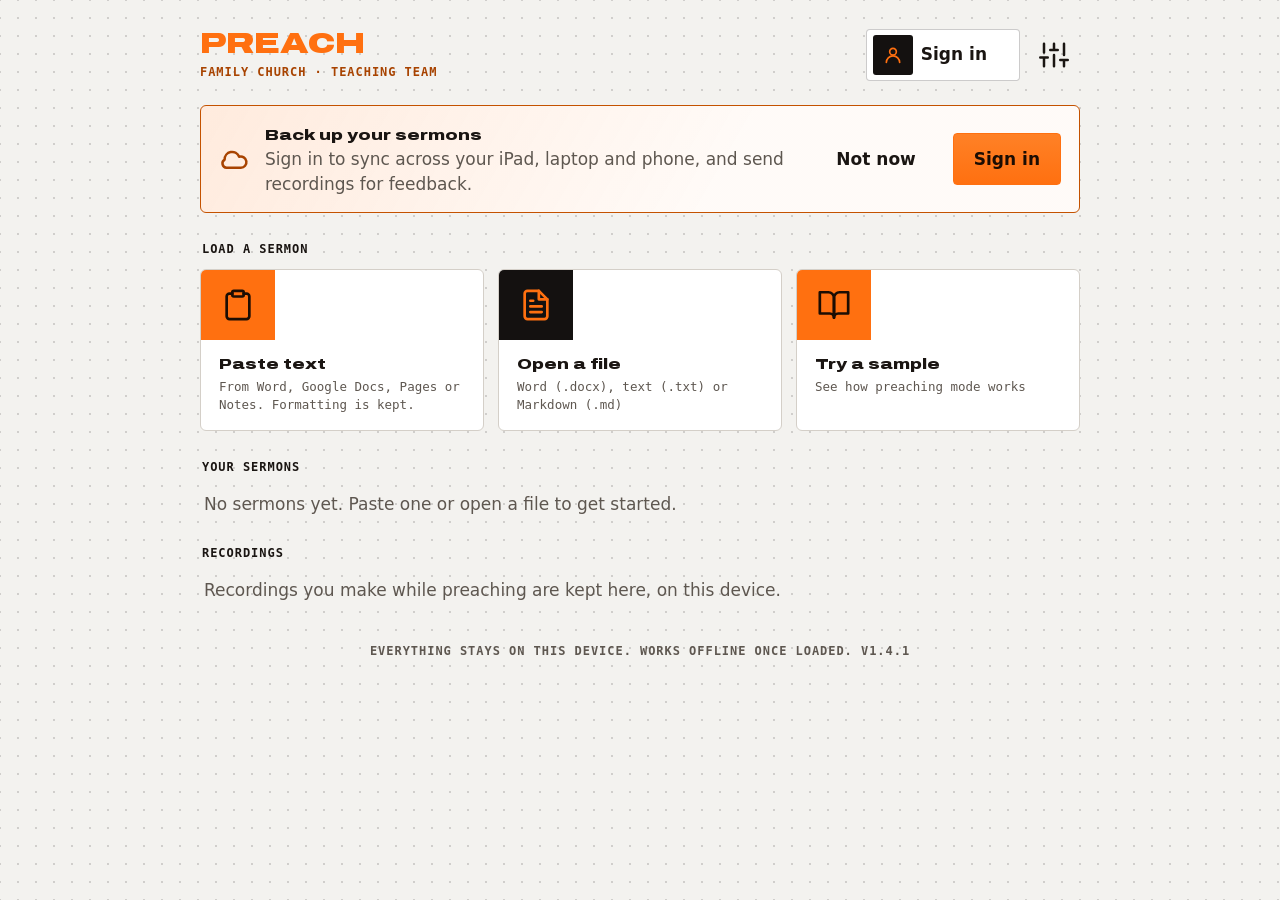
<file: index.html>
<!doctype html>
<html lang="en">
<head>
  <meta charset="utf-8">
  <meta name="viewport" content="width=device-width, initial-scale=1, viewport-fit=cover">
  <title>Preach</title>
  <meta name="description" content="Sermon delivery for the Family Church teaching team: paginated preaching view, countdown timer, CSB verse popups and recording.">
  <meta name="theme-color" content="#f3f2ef" id="meta-theme">
  <meta name="apple-mobile-web-app-capable" content="yes">
  <meta name="mobile-web-app-capable" content="yes">
  <meta name="apple-mobile-web-app-status-bar-style" content="black-translucent">
  <meta name="apple-mobile-web-app-title" content="Preach">
  <link rel="manifest" href="manifest.webmanifest">
  <link rel="icon" href="icons/favicon-32.png" type="image/png" sizes="32x32">
  <link rel="icon" href="icons/icon.svg" type="image/svg+xml">
  <link rel="apple-touch-icon" href="icons/apple-touch-icon.png">
  <link rel="preload" href="fonts/archivo-wide-latin.woff2" as="font" type="font/woff2" crossorigin>
  <link rel="stylesheet" href="css/app.css">
  <script>
    // Apply saved theme before first paint to avoid a flash.
    try { var s = JSON.parse(localStorage.getItem('preach.v1.settings') || '{}');
      document.documentElement.dataset.theme = s.theme || 'light';
      document.documentElement.dataset.font = s.font || 'serif'; } catch (e) {}
  </script>
  <script src="config.js"></script>
</head>
<body>
<svg width="0" height="0" style="position:absolute" aria-hidden="true">
  <symbol id="i-left" viewBox="0 0 24 24"><path d="m15 18-6-6 6-6"/></symbol>
  <symbol id="i-right" viewBox="0 0 24 24"><path d="m9 18 6-6-6-6"/></symbol>
  <symbol id="i-back" viewBox="0 0 24 24"><path d="m12 19-7-7 7-7M19 12H5"/></symbol>
  <symbol id="i-sun" viewBox="0 0 24 24"><circle cx="12" cy="12" r="4"/><path d="M12 2v2M12 20v2M4.93 4.93l1.41 1.41M17.66 17.66l1.41 1.41M2 12h2M20 12h2M6.34 17.66l-1.41 1.41M19.07 4.93l-1.41 1.41"/></symbol>
  <symbol id="i-moon" viewBox="0 0 24 24"><path d="M12 3a6 6 0 0 0 9 9 9 9 0 1 1-9-9Z"/></symbol>
  <symbol id="i-mic" viewBox="0 0 24 24"><path d="M12 2a3 3 0 0 0-3 3v7a3 3 0 0 0 6 0V5a3 3 0 0 0-3-3Z"/><path d="M19 10v2a7 7 0 0 1-14 0v-2M12 19v3"/></symbol>
  <symbol id="i-play" viewBox="0 0 24 24"><path d="M7 4.5v15l12.5-7.5z" fill="currentColor"/></symbol>
  <symbol id="i-pause" viewBox="0 0 24 24"><rect x="6" y="4.5" width="4" height="15" rx="1" fill="currentColor"/><rect x="14" y="4.5" width="4" height="15" rx="1" fill="currentColor"/></symbol>
  <symbol id="i-reset" viewBox="0 0 24 24"><path d="M3 12a9 9 0 1 0 9-9 9.75 9.75 0 0 0-6.74 2.74L3 8"/><path d="M3 3v5h5"/></symbol>
  <symbol id="i-x" viewBox="0 0 24 24"><path d="M18 6 6 18M6 6l12 12"/></symbol>
  <symbol id="i-sliders" viewBox="0 0 24 24"><path d="M4 21v-7M4 10V3M12 21v-9M12 8V3M20 21v-5M20 12V3M1 14h6M9 8h6M17 16h6"/></symbol>
  <symbol id="i-trash" viewBox="0 0 24 24"><path d="M3 6h18M19 6v14a2 2 0 0 1-2 2H7a2 2 0 0 1-2-2V6M8 6V4a2 2 0 0 1 2-2h4a2 2 0 0 1 2 2v2"/></symbol>
  <symbol id="i-download" viewBox="0 0 24 24"><path d="M21 15v4a2 2 0 0 1-2 2H5a2 2 0 0 1-2-2v-4M7 10l5 5 5-5M12 15V3"/></symbol>
  <symbol id="i-share" viewBox="0 0 24 24"><path d="M4 12v8a2 2 0 0 0 2 2h12a2 2 0 0 0 2-2v-8M16 6l-4-4-4 4M12 2v13"/></symbol>
  <symbol id="i-max" viewBox="0 0 24 24"><path d="M8 3H5a2 2 0 0 0-2 2v3M21 8V5a2 2 0 0 0-2-2h-3M3 16v3a2 2 0 0 0 2 2h3M16 21h3a2 2 0 0 0 2-2v-3"/></symbol>
  <symbol id="i-file" viewBox="0 0 24 24"><path d="M14 2H6a2 2 0 0 0-2 2v16a2 2 0 0 0 2 2h12a2 2 0 0 0 2-2V8z"/><path d="M14 2v6h6M16 13H8M16 17H8M10 9H8"/></symbol>
  <symbol id="i-clip" viewBox="0 0 24 24"><rect x="8" y="2" width="8" height="4" rx="1"/><path d="M16 4h2a2 2 0 0 1 2 2v14a2 2 0 0 1-2 2H6a2 2 0 0 1-2-2V6a2 2 0 0 1 2-2h2"/></symbol>
  <symbol id="i-send" viewBox="0 0 24 24"><path d="m22 2-7 20-4-9-9-4Z"/><path d="M22 2 11 13"/></symbol>
  <symbol id="i-book" viewBox="0 0 24 24"><path d="M2 3h6a4 4 0 0 1 4 4v14a3 3 0 0 0-3-3H2z"/><path d="M22 3h-6a4 4 0 0 0-4 4v14a3 3 0 0 1 3-3h7z"/></symbol>
  <symbol id="i-edit" viewBox="0 0 24 24"><path d="M12 20h9"/><path d="M16.5 3.5a2.12 2.12 0 0 1 3 3L7 19l-4 1 1-4Z"/></symbol>
  <symbol id="i-clock" viewBox="0 0 24 24"><circle cx="12" cy="13" r="8.5"/><path d="M12 9v4l2.5 2M9.5 2h5"/></symbol>
  <symbol id="i-ext" viewBox="0 0 24 24"><path d="M15 3h6v6M10 14 21 3M18 13v6a2 2 0 0 1-2 2H5a2 2 0 0 1-2-2V8a2 2 0 0 1 2-2h6"/></symbol>
  <symbol id="i-stop" viewBox="0 0 24 24"><rect x="5.5" y="5.5" width="13" height="13" rx="2" fill="currentColor"/></symbol>
  <symbol id="i-user" viewBox="0 0 24 24"><circle cx="12" cy="8" r="4"/><path d="M4 21a8 8 0 0 1 16 0"/></symbol>
  <symbol id="i-mail" viewBox="0 0 24 24"><rect x="2.5" y="4.5" width="19" height="15" rx="2"/><path d="m3 6 9 7 9-7"/></symbol>
  <symbol id="i-cloud" viewBox="0 0 24 24"><path d="M17.5 19a4.5 4.5 0 1 0-1.4-8.8A6 6 0 0 0 4.5 12.5 3.5 3.5 0 0 0 6 19z"/></symbol>
  <symbol id="i-eye" viewBox="0 0 24 24"><path d="M2 12s3.5-7 10-7 10 7 10 7-3.5 7-10 7S2 12 2 12z"/><circle cx="12" cy="12" r="3"/></symbol>
  <symbol id="i-screen" viewBox="0 0 24 24"><rect x="2" y="3" width="20" height="14" rx="1"/><path d="M8 21h8M12 17v4"/></symbol>
  <symbol id="i-screen-off" viewBox="0 0 24 24"><rect x="2" y="3" width="20" height="14" rx="1" fill="currentColor"/><path d="M8 21h8M12 17v4"/></symbol>
  <symbol id="i-sparkle" viewBox="0 0 24 24"><path d="M12 3l1.9 5.6L19.5 10l-5.6 1.9L12 17.5l-1.9-5.6L4.5 10l5.6-1.4z"/><path d="M19 15l.8 2.2L22 18l-2.2.8L19 21l-.8-2.2L16 18l2.2-.8z"/></symbol>
</svg>

<!-- ================= HOME ================= -->
<section id="home" class="view">
  <div class="wrap">
    <header class="home-head">
      <div class="brand">
        <img src="icons/icon-192.png" alt="">
        <div><h1>Preach</h1><p>Family Church · Teaching Team</p></div>
      </div>
      <div class="head-actions">
        <a id="btn-review" class="btn" href="review.html" hidden><svg class="ic sm"><use href="#i-eye"/></svg>Review</a>
        <button id="btn-account" class="account-btn" hidden aria-label="Account"><span class="avatar" id="acct-avatar"><svg class="ic sm"><use href="#i-user"/></svg></span><span class="acct-lbl" id="acct-label">Sign in</span><span class="sync-dot" id="sync-dot"></span></button>
        <button id="btn-settings" class="icon-btn" aria-label="Settings" title="Settings"><svg class="ic lg"><use href="#i-sliders"/></svg></button>
      </div>
    </header>

    <div id="signin-banner" class="card banner" hidden>
      <svg class="ic lg"><use href="#i-cloud"/></svg>
      <div class="grow"><b>Back up your sermons</b><div class="muted">Sign in to sync across your iPad, laptop and phone, and send recordings for feedback.</div></div>
      <button class="btn ghost" id="banner-later">Not now</button>
      <button class="btn primary" id="banner-signin">Sign in</button>
    </div>

    <div id="continue-card" class="card continue" hidden>
      <div>
        <div class="eyebrow">Ready to preach</div>
        <h2 id="cc-title"></h2>
        <div id="cc-meta" class="muted"></div>
      </div>
      <div class="row">
        <button class="btn" id="cc-edit"><svg class="ic sm"><use href="#i-edit"/></svg>Edit</button>
        <button class="btn primary xl" id="cc-preach"><svg class="ic"><use href="#i-play"/></svg>Preach</button>
      </div>
    </div>

    <h3 class="section-title">Load a sermon</h3>
    <div class="tiles">
      <button class="tile" id="tile-paste"><svg class="ic"><use href="#i-clip"/></svg><span class="t">Paste text</span><span class="s">From Word, Google Docs, Pages or Notes. Formatting is kept.</span></button>
      <label class="tile" id="tile-file" for="file-input"><svg class="ic"><use href="#i-file"/></svg><span class="t">Open a file</span><span class="s">Word (.docx), text (.txt) or Markdown (.md)</span></label>
      <button class="tile" id="tile-sample"><svg class="ic"><use href="#i-book"/></svg><span class="t">Try a sample</span><span class="s">See how preaching mode works</span></button>
    </div>
    <input type="file" id="file-input" accept=".docx,.txt,.md,.markdown,text/plain,text/markdown,application/vnd.openxmlformats-officedocument.wordprocessingml.document" hidden>

    <h3 class="section-title">Your sermons</h3>
    <ul id="library" class="list"></ul>
    <p id="library-empty" class="empty">No sermons yet. Paste one or open a file to get started.</p>

    <h3 class="section-title">Recordings</h3>
    <ul id="recordings" class="list"></ul>
    <p id="rec-empty" class="empty">Recordings you make while preaching are kept here, on this device.</p>

    <p class="home-foot">Everything stays on this device. Works offline once loaded. <span id="app-version"></span></p>
  </div>
</section>

<!-- ================= SIGN IN ================= -->
<section id="signin" class="view" hidden>
  <div class="signin-wrap">
    <button id="si-back" class="btn ghost si-back"><svg class="ic"><use href="#i-back"/></svg>Back</button>
    <div class="signin-card card">
      <img src="icons/icon-192.png" alt="" class="si-logo">
      <h1 id="si-title">Sign in</h1>
      <p class="muted si-sub" id="si-sub">Save your sermons to your account and pick up on any device.</p>

      <form id="si-email-form" class="si-step" autocomplete="on">
        <label for="si-email" class="si-label">Your email</label>
        <input id="si-email" class="si-input" type="email" inputmode="email" autocomplete="email" autocapitalize="off" spellcheck="false" placeholder="you@familychurch.org" required>
        <button class="btn primary xl block" type="submit" id="si-send"><svg class="ic"><use href="#i-mail"/></svg>Email me a sign-in code</button>
        <p class="si-hint">We’ll email you a 6-digit code to type in here. Works great on a shared iPad.</p>
        <button class="btn ghost block" type="button" id="si-use-pw">Use a password instead</button>
        <div class="si-or"><span>New to Preach?</span></div>
        <button class="btn block xl" type="button" id="si-to-signup"><svg class="ic"><use href="#i-user"/></svg>Create an account</button>
      </form>

      <form id="si-pw-form" class="si-step" hidden autocomplete="on">
        <label for="si-pw-email" class="si-label">Your email</label>
        <input id="si-pw-email" class="si-input" type="email" inputmode="email" autocomplete="username" autocapitalize="off" spellcheck="false" required>
        <label for="si-pw" class="si-label">Password</label>
        <input id="si-pw" class="si-input" type="password" autocomplete="current-password" minlength="8" required>
        <button class="btn primary xl block" type="submit" id="si-pw-signin">Sign in</button>
        <button class="btn block" type="button" id="si-pw-create">New here? Create an account</button>
        <button class="btn ghost block" type="button" id="si-use-link">Email me a code instead</button>
      </form>

      <form id="si-signup-form" class="si-step" hidden autocomplete="on" novalidate>
        <label for="su-name" class="si-label">Your name</label>
        <input id="su-name" class="si-input" type="text" autocomplete="name" autocapitalize="words" placeholder="e.g. Chris Park" required>
        <label for="su-email" class="si-label">Email</label>
        <input id="su-email" class="si-input" type="email" inputmode="email" autocomplete="email" autocapitalize="off" spellcheck="false" placeholder="you@familychurch.org" required>
        <label for="su-pw" class="si-label">Password <span class="si-label-note">(at least 8 characters)</span></label>
        <input id="su-pw" class="si-input" type="password" autocomplete="new-password" minlength="8" required>
        <label for="su-pw2" class="si-label">Confirm password</label>
        <input id="su-pw2" class="si-input" type="password" autocomplete="new-password" minlength="8" required>
        <label for="su-code" class="si-label">Team invite code</label>
        <input id="su-code" class="si-input si-invite" type="text" autocomplete="off" autocapitalize="characters" spellcheck="false" placeholder="WORD-1234" required>
        <p class="si-hint">Ask Jake for the team invite code. No email needed: you’ll be signed straight in.</p>
        <button class="btn primary xl block" type="submit" id="su-create">Create my account</button>
        <button class="btn ghost block" type="button" id="su-have">I already have an account</button>
      </form>

      <form id="si-sent" class="si-step" hidden autocomplete="off">
        <p class="si-sent-msg">We emailed a 6-digit code to<br><b id="si-sent-email"></b></p>
        <label for="si-code" class="si-label si-code-label">Sign-in code</label>
        <input id="si-code" class="si-input si-code" type="text" inputmode="numeric" pattern="[0-9]*" autocomplete="one-time-code" maxlength="12" placeholder="••••••" aria-describedby="si-code-help" enterkeyhint="go">
        <div class="si-hint" id="si-code-help">Check your inbox (and spam). The code works for 10 minutes. You can paste it.<br>Email shows a button instead of a code? Open it on this device.</div>
        <button class="btn primary xl block" type="submit" id="si-verify">Sign in</button>
        <div class="si-row"><button class="btn ghost" type="button" id="si-resend">Send a new code</button><button class="btn ghost" type="button" id="si-other">Use a different email</button></div>
      </form>

      <div class="status-line si-status" id="si-status" role="status"></div>
    </div>
    <button class="btn ghost block si-skip" id="si-skip"><span>Continue without signing in<br><small class="muted">Sermons stay on this device</small></span></button>
  </div>
</section>

<!-- ================= EDIT ================= -->
<section id="edit" class="view" hidden>
  <header class="bar">
    <button id="edit-back" class="btn ghost"><svg class="ic"><use href="#i-back"/></svg>Home</button>
    <span id="edit-status" class="muted"></span>
    <button id="edit-preach" class="btn primary"><svg class="ic sm"><use href="#i-play"/></svg>Preach</button>
  </header>
  <div class="edit-body">
    <input id="edit-title" class="title-input" placeholder="Sermon title" autocomplete="off" enterkeyhint="next">
    <p class="hint">Paste your sermon below. Headings, <b>bold</b>, <i>italics</i> and lists are kept. Bible references like John 3:16 become tappable automatically. Changes save as you type.</p>
    <div id="editor" class="editor reading" contenteditable="true" spellcheck="true" data-placeholder="Tap here and paste your sermon…"></div>
  </div>
</section>

<!-- ================= PREACH ================= -->
<button id="update-pill" class="update-pill" type="button" hidden><svg class="ic sm"><use href="#i-reset"/></svg>Update ready — tap to refresh</button>
<section id="preach" class="view" hidden>
  <header class="pbar top">
    <button id="p-exit" class="icon-btn" aria-label="Back to home" title="Back to home"><svg class="ic"><use href="#i-back"/></svg></button>
    <div class="p-title" id="p-title"></div>
    <div class="timer-group">
      <button id="timer-pill" class="timer-pill" data-phase="idle" aria-label="Timer settings" title="Timer"><svg class="ic"><use href="#i-clock"/></svg><span id="timer-text">30:00</span></button>
      <button id="timer-toggle" class="icon-btn" aria-label="Start timer" title="Start / pause timer"><svg class="ic"><use href="#i-play"/></svg></button>
    </div>
    <div class="p-tools">
      <button id="screen-btn" class="icon-btn screen-btn" hidden aria-label="Big screen slides" title="Big screen slides" aria-expanded="false"><svg class="ic"><use href="#i-screen"/></svg><span class="screen-dot" id="screen-dot"></span></button>
      <button id="rec-btn" class="rec-btn" aria-label="Record" title="Record sermon audio"><svg class="ic sm"><use href="#i-mic"/></svg><span class="dot"></span><span class="lbl" id="rec-label">Record</span></button>
      <button id="font-dec" class="icon-btn txt wide-only" aria-label="Smaller text" title="Smaller text"><small>A</small>−</button>
      <button id="font-inc" class="icon-btn txt wide-only" aria-label="Bigger text" title="Bigger text">A+</button>
      <button id="theme-btn" class="icon-btn wide-only" aria-label="Dark or light mode" title="Dark / light"><svg class="ic"><use href="#i-moon"/></svg></button>
      <button id="fs-btn" class="icon-btn wide-only" aria-label="Full screen" title="Full screen"><svg class="ic"><use href="#i-max"/></svg></button>
      <button id="display-btn" class="icon-btn txt narrow-only" aria-label="Text size and theme">Aa</button>
    </div>
  </header>
  <div id="viewport" class="viewport">
    <div id="flow" class="flow reading"></div>
    <div class="edge-flash l"></div><div class="edge-flash r"></div>
  </div>
  <div id="slide-strip" class="slide-strip" hidden>
    <button id="screen-blank" class="strip-blank" aria-pressed="false" title="Black screen (B)"><svg class="ic"><use href="#i-screen-off"/></svg><span id="screen-blank-lbl">Black screen</span></button>
    <div class="strip-main">
      <div class="strip-status" id="strip-status"></div>
      <div class="strip-list" id="strip-list" role="list"></div>
    </div>
  </div>
  <footer class="pbar bottom">
    <button id="prev-btn" class="nav-btn" aria-label="Previous page"><svg class="ic"><use href="#i-left"/></svg><span class="lbl">Previous</span></button>
    <button id="page-ind" class="page-ind" aria-label="Go to page"><span id="page-text">Page 1 of 1</span><span class="progress"><span id="page-progress"></span></span></button>
    <button id="next-btn" class="nav-btn" aria-label="Next page"><span class="lbl">Next</span><svg class="ic"><use href="#i-right"/></svg></button>
  </footer>
  <div id="overtime-frame" aria-hidden="true"></div>
</section>

<!-- ================= DIALOGS ================= -->
<dialog id="dlg-timer" aria-labelledby="dlg-timer-h">
  <div class="dlg">
    <div class="dlg-head"><h2 id="dlg-timer-h">Timer</h2><button class="icon-btn" data-close aria-label="Close"><svg class="ic"><use href="#i-x"/></svg></button></div>
    <div class="dlg-body">
      <div class="timer-big" id="t-big">30:00</div>
      <div class="field">
        <span class="label">Sermon length</span>
        <div class="presets" id="t-presets"></div>
      </div>
      <div class="field row-between">
        <span class="label" style="margin:0">Custom</span>
        <div class="stepper">
          <button id="t-minus" aria-label="One minute less">−</button>
          <input id="t-custom" class="val" type="number" inputmode="numeric" min="1" max="180" aria-label="Minutes">
          <button id="t-plus" aria-label="One minute more">+</button>
        </div>
      </div>
      <div class="timer-actions">
        <button class="btn primary xl" id="t-start"><svg class="ic"><use href="#i-play"/></svg><span>Start</span></button>
        <button class="btn xl" id="t-reset"><svg class="ic"><use href="#i-reset"/></svg>Reset</button>
      </div>
      <hr class="divider">
      <div class="field row-between">
        <div><span class="label" style="margin:0">Warning colors</span><div class="help">Yellow, then orange, as time runs low</div></div>
        <label class="switch"><input type="checkbox" id="t-warn"><span></span></label>
      </div>
      <div class="field row-between" id="t-warn-rows">
        <div class="stepper"><span class="muted">Yellow at</span><button data-step="warn1:-1" aria-label="Less">−</button><span class="val" id="t-w1">5 min</span><button data-step="warn1:1" aria-label="More">+</button></div>
        <div class="stepper"><span class="muted">Orange at</span><button data-step="warn2:-1" aria-label="Less">−</button><span class="val" id="t-w2">2 min</span><button data-step="warn2:1" aria-label="More">+</button></div>
      </div>
      <div class="field row-between">
        <div><span class="label" style="margin:0">Record when timer starts</span><div class="help">Starts audio recording automatically</div></div>
        <label class="switch"><input type="checkbox" id="t-rec"><span></span></label>
      </div>
    </div>
  </div>
</dialog>

<dialog id="dlg-verse" aria-labelledby="verse-ref">
  <div class="dlg">
    <div class="dlg-head"><div><span class="verse-ref" id="verse-ref"></span><span class="verse-ver">CSB</span></div><button class="icon-btn" data-close aria-label="Close"><svg class="ic"><use href="#i-x"/></svg></button></div>
    <div class="dlg-body"><div id="verse-body"></div></div>
    <div class="dlg-foot">
      <button class="btn" id="verse-screen" hidden><svg class="ic sm"><use href="#i-screen"/></svg>Show on screen</button>
      <a class="btn" id="verse-bg" target="_blank" rel="noopener"><svg class="ic sm"><use href="#i-ext"/></svg>Open on BibleGateway</a>
      <button class="btn primary" data-close>Done</button>
    </div>
  </div>
</dialog>

<dialog id="dlg-display" aria-label="Text size and theme">
  <div class="dlg">
    <div class="dlg-head"><h2>Display</h2><button class="icon-btn" data-close aria-label="Close"><svg class="ic"><use href="#i-x"/></svg></button></div>
    <div class="dlg-body">
      <div class="field row-between"><span class="label" style="margin:0">Text size</span>
        <div class="stepper"><button id="d-dec" aria-label="Smaller">−</button><span class="val" id="d-size">30</span><button id="d-inc" aria-label="Bigger">+</button></div></div>
      <div class="field row-between"><span class="label" style="margin:0">Theme</span>
        <div class="segmented" data-setting="theme"><button data-val="light">Light</button><button data-val="dark">Dark</button></div></div>
    </div>
  </div>
</dialog>

<dialog id="dlg-page" aria-label="Go to page">
  <div class="dlg">
    <div class="dlg-head"><h2>Go to page</h2><button class="icon-btn" data-close aria-label="Close"><svg class="ic"><use href="#i-x"/></svg></button></div>
    <div class="dlg-body">
      <div class="timer-big" id="pg-num">1</div>
      <input type="range" id="pg-range" min="1" max="1" value="1" style="width:100%;height:44px">
      <div class="row-between" style="margin-top:12px"><button class="btn" id="pg-first">First page</button><button class="btn primary" id="pg-go">Go</button></div>
    </div>
  </div>
</dialog>

<dialog id="dlg-rec" aria-label="Recording">
  <div class="dlg">
    <div class="dlg-head"><h2>Recording</h2><button class="icon-btn" data-close aria-label="Close"><svg class="ic"><use href="#i-x"/></svg></button></div>
    <div class="dlg-body">
      <div class="timer-big" id="rec-big">0:00</div>
      <p class="muted" style="text-align:center;margin-top:0" id="rec-state">Recording is saved on this device as you go.</p>
      <div class="timer-actions" style="grid-template-columns:1fr 1fr">
        <button class="btn xl" id="rec-pause"><svg class="ic"><use href="#i-pause"/></svg><span>Pause</span></button>
        <button class="btn xl danger" id="rec-stop"><svg class="ic"><use href="#i-stop"/></svg>Stop &amp; save</button>
      </div>
      <button class="btn block" data-close style="margin-top:10px">Keep recording</button>
    </div>
  </div>
</dialog>

<dialog id="dlg-saved" aria-labelledby="saved-h">
  <div class="dlg">
    <div class="dlg-head"><h2 id="saved-h">Recording saved</h2><button class="icon-btn" data-close aria-label="Close"><svg class="ic"><use href="#i-x"/></svg></button></div>
    <div class="dlg-body">
      <p id="saved-meta" class="muted" style="margin-top:0"></p>
      <audio id="saved-audio" controls preload="metadata" style="width:100%"></audio>
      <div class="row-between" style="margin-top:14px;justify-content:flex-start">
        <button class="btn" id="saved-download"><svg class="ic sm"><use href="#i-download"/></svg>Download</button>
        <button class="btn" id="saved-share" hidden><svg class="ic sm"><use href="#i-share"/></svg>Share / Save to Files</button>
      </div>
      <hr class="divider">
      <div class="field" style="margin-top:0">
        <span class="label">Send for feedback</span>
        <div class="help" style="margin-top:0">Get a transcript, summary and coaching notes on this message.</div>
      </div>
      <div class="field"><label for="fb-name">Speaker</label><input type="text" id="fb-name" placeholder="Your name" autocomplete="name"></div>
      <div class="field"><label for="fb-notes">Anything you want feedback on? (optional)</label><textarea id="fb-notes" placeholder="e.g. Was my main point clear? Did the intro run long?"></textarea></div>
      <button class="btn primary block" id="fb-send"><svg class="ic sm"><use href="#i-send"/></svg>Send for feedback</button>
      <div class="status-line" id="fb-status"></div>
    </div>
  </div>
</dialog>

<dialog id="dlg-feedback" aria-labelledby="fbk-h">
  <div class="dlg">
    <div class="dlg-head"><h2 id="fbk-h">Your feedback</h2><button class="icon-btn" data-close aria-label="Close"><svg class="ic"><use href="#i-x"/></svg></button></div>
    <div class="dlg-body">
      <p id="fbk-meta" class="muted" style="margin-top:0"></p>
      <div id="fbk-body"></div>
    </div>
  </div>
</dialog>

<dialog id="dlg-settings" aria-labelledby="settings-h">
  <div class="dlg">
    <div class="dlg-head"><h2 id="settings-h">Settings</h2><button class="icon-btn" data-close aria-label="Close"><svg class="ic"><use href="#i-x"/></svg></button></div>
    <div class="dlg-body">
      <div class="field"><label for="s-name">Your name</label><input type="text" id="s-name" placeholder="Used on recordings and feedback" autocomplete="name"></div>
      <div class="field row-between"><span class="label" style="margin:0">Theme</span>
        <div class="segmented" data-setting="theme"><button data-val="light">Light</button><button data-val="dark">Dark</button></div></div>
      <div class="field row-between"><span class="label" style="margin:0">Reading font</span>
        <div class="segmented" data-setting="font"><button data-val="serif" style="font-family:Charter,Georgia,serif">Serif</button><button data-val="sans">Sans</button></div></div>
      <div class="field row-between"><span class="label" style="margin:0">Text size</span>
        <div class="stepper"><button id="s-dec" aria-label="Smaller">−</button><span class="val" id="s-size">30</span><button id="s-inc" aria-label="Bigger">+</button></div></div>
      <hr class="divider">
      <div class="field" id="s-key-field" hidden style="display:none">
        <label for="s-key">Bible verse popups (CSB)</label>
        <input type="password" id="s-key" placeholder="Paste your API.Bible key" autocomplete="off" spellcheck="false">
        <div class="row-between" style="margin-top:10px;justify-content:flex-start">
          <button class="btn" id="s-key-test">Test key</button>
          <button class="btn ghost" id="s-key-show">Show</button>
        </div>
        <div class="status-line" id="s-key-status"></div>
        <div class="help">Verse popups show the <b>Christian Standard Bible</b> only. To see the text inside the app, get a free key at <a href="https://api.bible" target="_blank" rel="noopener">api.bible</a> (Starter plan), add <b>CSB</b> as one of your Bibles, and paste the key here. Without a key, tapping a reference offers a one-tap link to the passage on BibleGateway (CSB).</div>
      </div>
      <hr class="divider">
      <div id="s-screen-section" hidden>
        <div class="field row-between">
          <div><span class="label" style="margin:0">Big screen (projector)</span><div class="help" style="margin-top:2px">Show headings, highlights and quotes on the TV as you preach.</div></div>
          <label class="switch"><input type="checkbox" id="s-screen"><span></span></label>
        </div>
        <div id="s-screen-on" class="field" hidden>
          <span class="label">Pairing code</span>
          <div class="screen-code-row">
            <span id="s-screen-code" class="screen-code" aria-live="polite">••••••</span>
            <button class="btn" id="s-screen-show" type="button"><svg class="ic sm"><use href="#i-eye"/></svg><span>Show code</span></button>
            <button class="btn ghost" id="s-screen-new" type="button">New code</button>
          </div>
          <div class="help">On the projector computer, open <b id="s-screen-url"></b> and type this code. Keep it off the big screen.</div>
          <div class="status-line" id="s-screen-status"></div>
        </div>
        <hr class="divider">
      </div>
      <div class="field row-between">
        <div><span class="label" style="margin:0">Record when timer starts</span></div>
        <label class="switch"><input type="checkbox" id="s-rec"><span></span></label>
      </div>
      <hr class="divider">
      <div class="field">
        <span class="label">Storage</span>
        <div class="help" id="s-storage" style="margin-bottom:10px"></div>
        <button class="btn danger" id="s-wipe"><svg class="ic sm"><use href="#i-trash"/></svg>Delete all sermons &amp; recordings</button>
      </div>
      <hr class="divider">
      <div class="field row-between">
        <div><span class="label" style="margin:0">Version</span><div class="help mono" id="s-update-status" style="margin-top:2px"></div></div>
        <div style="display:flex;gap:10px;align-items:center"><span class="mono s-version" id="s-version"></span><button class="btn sm" id="s-check-update" type="button">Check for updates</button></div>
      </div>
    </div>
  </div>
</dialog>

<dialog id="dlg-account" aria-labelledby="acct-h">
  <div class="dlg">
    <div class="dlg-head"><h2 id="acct-h">Your account</h2><button class="icon-btn" data-close aria-label="Close"><svg class="ic"><use href="#i-x"/></svg></button></div>
    <div class="dlg-body">
      <div class="acct-who"><span class="avatar lg" id="acct-big-avatar"></span><div><div class="name" id="acct-email"></div><span class="badge" id="acct-role"></span></div></div>
      <div class="field"><label for="acct-name">Display name</label><input type="text" id="acct-name" placeholder="How Jake sees your name" autocomplete="name"></div>
      <div class="field">
        <span class="label">Sync</span>
        <div class="row-between"><div id="acct-sync" class="muted"></div><button class="btn" id="acct-sync-now"><svg class="ic sm"><use href="#i-cloud"/></svg>Sync now</button></div>
      </div>
      <a class="btn block" id="acct-review" href="review.html" hidden><svg class="ic sm"><use href="#i-eye"/></svg>Open the review page</a>
      <hr class="divider">
      <div class="acct-out">
        <span class="label">Done preaching on this device?</span>
        <button class="btn danger block xl" id="acct-signout-clear"><svg class="ic sm"><use href="#i-trash"/></svg>Sign out &amp; clear this iPad</button>
        <div class="help">Shared iPad: signs you out and removes your sermons from this device. They stay safe in your account.</div>
        <button class="btn block" id="acct-signout">Sign out, keep sermons here</button>
        <div class="help">Only on your own device.</div>
      </div>
    </div>
  </div>
</dialog>

<dialog id="dlg-confirm" aria-labelledby="confirm-h">
  <div class="dlg">
    <div class="dlg-head"><h2 id="confirm-h">Are you sure?</h2></div>
    <div class="dlg-body"><p id="confirm-msg" style="margin:0"></p></div>
    <div class="dlg-foot"><button class="btn" value="cancel" id="confirm-no">Cancel</button><button class="btn primary" id="confirm-yes">OK</button></div>
  </div>
</dialog>

<div id="toast" role="status" aria-live="polite"></div>
<script type="module" src="js/app.js"></script>
</body>
</html>
</file>
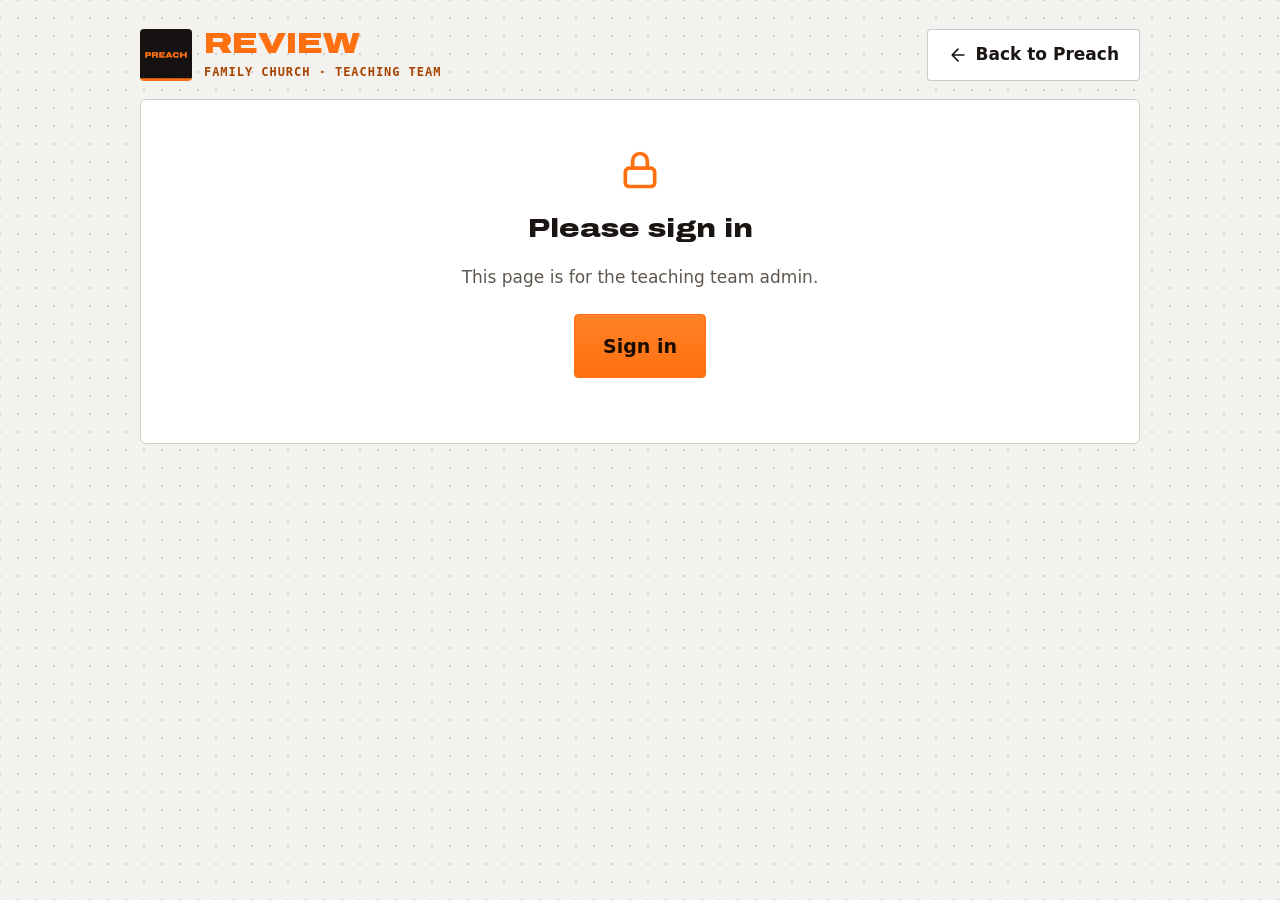
<file: review.html>
<!doctype html>
<html lang="en">
<head>
  <meta charset="utf-8">
  <meta name="viewport" content="width=device-width, initial-scale=1, viewport-fit=cover">
  <title>Review · Preach</title>
  <meta name="robots" content="noindex">
  <meta name="theme-color" content="#f3f2ef">
  <link rel="manifest" href="manifest.webmanifest">
  <link rel="icon" href="icons/favicon-32.png" type="image/png" sizes="32x32">
  <link rel="icon" href="icons/icon.svg" type="image/svg+xml">
  <link rel="apple-touch-icon" href="icons/apple-touch-icon.png">
  <link rel="preload" href="fonts/archivo-wide-latin.woff2" as="font" type="font/woff2" crossorigin>
  <link rel="stylesheet" href="css/app.css">
  <script>
    try { var s = JSON.parse(localStorage.getItem('preach.v1.settings') || '{}');
      document.documentElement.dataset.theme = s.theme || 'light'; document.documentElement.dataset.font = s.font || 'serif'; } catch (e) {}
  </script>
  <script src="config.js"></script>
</head>
<body>
<svg width="0" height="0" style="position:absolute" aria-hidden="true">
  <symbol id="i-back" viewBox="0 0 24 24"><path d="m12 19-7-7 7-7M19 12H5"/></symbol>
  <symbol id="i-x" viewBox="0 0 24 24"><path d="M18 6 6 18M6 6l12 12"/></symbol>
  <symbol id="i-reset" viewBox="0 0 24 24"><path d="M3 12a9 9 0 1 0 9-9 9.75 9.75 0 0 0-6.74 2.74L3 8"/><path d="M3 3v5h5"/></symbol>
  <symbol id="i-right" viewBox="0 0 24 24"><path d="m9 18 6-6-6-6"/></symbol>
  <symbol id="i-lock" viewBox="0 0 24 24"><rect x="4" y="11" width="16" height="10" rx="2"/><path d="M8 11V7a4 4 0 0 1 8 0v4"/></symbol>
  <symbol id="i-book" viewBox="0 0 24 24"><path d="M2 3h6a4 4 0 0 1 4 4v14a3 3 0 0 0-3-3H2z"/><path d="M22 3h-6a4 4 0 0 0-4 4v14a3 3 0 0 1 3-3h7z"/></symbol>
</svg>
<div class="wrap" style="max-width:1040px">
  <header class="review-head">
    <div class="brand">
      <img src="icons/icon-192.png" alt="">
      <div><h1>Review</h1><p id="rv-who">Family Church · Teaching Team</p></div>
    </div>
    <a class="btn" href="./"><svg class="ic sm"><use href="#i-back"/></svg>Back to Preach</a>
  </header>

  <div id="rv-msg" class="card review-msg" hidden></div>

  <div id="rv-main" hidden>
    <div class="card rv-invite" id="rv-invite" hidden>
      <span>Team invite code for new accounts:</span> <code id="rv-invite-code"></code>
      <button class="btn sm" id="rv-invite-copy" type="button">Copy</button>
      <span class="rv-invite-help">Share it with your preachers. To change it, run in the Supabase SQL editor:
        <code class="rv-sql">update private.app_settings set value = 'NEW-CODE' where key = 'invite_code';</code></span>
    </div>
    <div class="review-tools">
      <select id="rv-preacher" class="select" aria-label="Filter by preacher"><option value="">All preachers</option></select>
      <div class="segmented" id="rv-tabs" role="tablist">
        <button data-tab="recordings" aria-pressed="true">Recordings <span id="rv-nrec"></span></button>
        <button data-tab="sermons" aria-pressed="false">Sermons <span id="rv-nser"></span></button>
      </div>
      <button class="btn ghost" id="rv-refresh"><svg class="ic sm"><use href="#i-reset"/></svg>Refresh</button>
    </div>
    <ul class="list" id="rv-list"></ul>
    <p class="empty" id="rv-empty" hidden>Nothing here yet.</p>
  </div>
</div>

<dialog id="dlg-sermon" aria-labelledby="sv-title">
  <div class="dlg">
    <div class="dlg-head"><div><h2 id="sv-title"></h2><div class="muted" id="sv-meta"></div></div><button class="icon-btn" data-close aria-label="Close"><svg class="ic"><use href="#i-x"/></svg></button></div>
    <div class="dlg-body"><div id="sv-body" class="reading"></div></div>
  </div>
</dialog>
<div id="toast" role="status" aria-live="polite"></div>
<script type="module" src="js/review.js"></script>
</body>
</html>
</file>
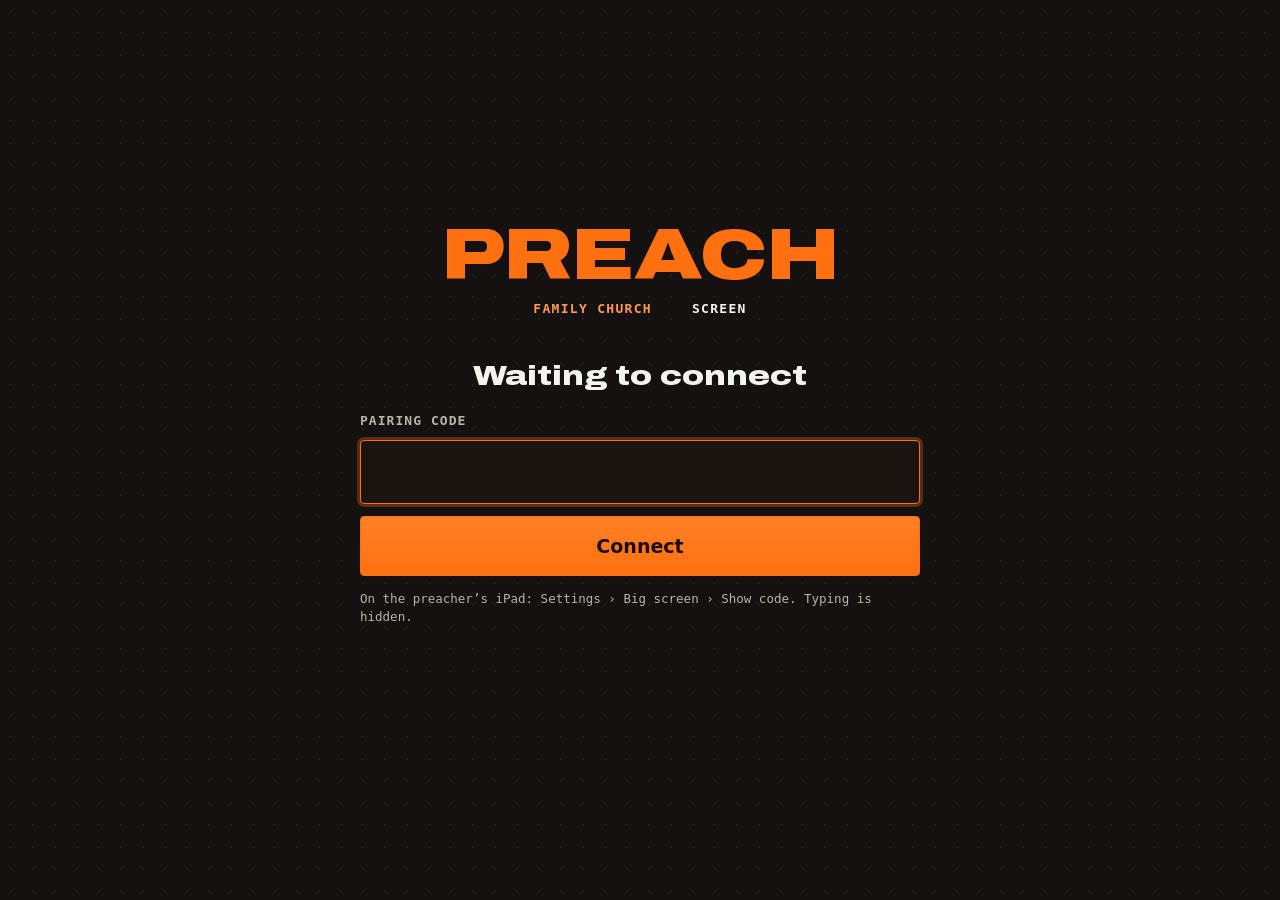
<file: screen.html>
<!doctype html>
<html lang="en">
<head>
  <meta charset="utf-8">
  <meta name="viewport" content="width=device-width, initial-scale=1, viewport-fit=cover">
  <title>Preach · Screen</title>
  <meta name="theme-color" content="#000000">
  <meta name="robots" content="noindex">
  <link rel="icon" href="icons/favicon-32.png" type="image/png" sizes="32x32">
  <link rel="preload" href="fonts/archivo-wide-latin.woff2" as="font" type="font/woff2" crossorigin>
  <link rel="stylesheet" href="css/screen.css">
  <script src="config.js"></script>
</head>
<body>
<!-- Projector page. Shows ONLY a neutral waiting state, then the slides the preacher sends.
     It never shows the pairing code (input is masked and cleared), the manuscript, the timer or notes. -->
<main id="wait" class="wait">
  <div class="wait-card">
    <div class="wordmark">PREACH</div>
    <div class="wait-labels"><span>Family Church</span><span>Screen</span></div>
    <h1 id="wait-title">Waiting to connect</h1>
    <form id="pair-form" autocomplete="off" hidden>
      <label for="pair-code" class="lbl">Pairing code</label>
      <input id="pair-code" type="password" inputmode="text" autocapitalize="characters" autocomplete="off" spellcheck="false" maxlength="8" aria-describedby="pair-help">
      <button id="pair-go" type="submit">Connect</button>
      <p id="pair-help" class="help">On the preacher’s iPad: Settings › Big screen › Show code. Typing is hidden.</p>
    </form>
    <p id="wait-status" class="status" role="status"></p>
  </div>
</main>
<main id="stage" class="stage" hidden aria-live="polite">
  <div id="slide" class="slide"></div>
</main>
<div id="blank" class="blank" hidden></div>
<script type="module" src="js/screen.js"></script>
</body>
</html>
</file>
<file: css/app.css>
/* Preach — sermon delivery app. High-contrast, big touch targets. */
/* Visual language matched to Jake's Stage Ready app (PastorOnTheRun/stage-ready, "whole-app reference aesthetic"):
   warm off-white dotted-grid backdrop, crisp white cards with thin borders and square-ish corners,
   brand orange #FF7010 + near-black #141110, Archivo Wide headings, small uppercase monospace labels.
   Dark theme follows Stage Ready's dark stage screens (#120e0c night, warm brown panels). */
@font-face {
  font-family: "Archivo Wide";
  src: url("../fonts/archivo-wide-latin.woff2") format("woff2");
  font-weight: 100 900; font-style: normal; font-display: swap;
}
:root {
  --bg: #f3f2ef;
  --page: #ffffff;              /* preaching page: plain white for reading */
  --surface: #ffffff;
  --surface-2: #f1eee9;
  --text: #1a1512;
  --text-2: #3b342e;
  --muted: #5e5750;
  --line: #d4cfc8;
  --line-strong: #141110;
  --accent: #FF7010;            /* brand orange: fills, bars, borders (never small text on white) */
  --accent-hi: #a84300;         /* orange text on light */
  --accent-ink: #1c0d03;        /* text on orange */
  --accent-soft: #ffe9da;
  --accent-edge: #c45200;
  --black: #141110;
  --dots: rgba(26,21,18,.16);
  --ref: #a84300;
  --warn1: #ffce56;
  --warn1-ink: #17130a;
  --warn2: #FF7010;
  --warn2-ink: #1c0d03;
  --danger: #e0393e;            /* overtime red stays red */
  --danger-ink: #ffffff;
  --ok: #17693c;
  --shadow: none;
  --radius: 6px;
  --r-sm: 4px;
  --tap: 52px;
  --reading-font: Charter, "Iowan Old Style", "Palatino Linotype", Palatino, Georgia, "Times New Roman", serif;
  --ui-font: Inter, ui-sans-serif, system-ui, -apple-system, BlinkMacSystemFont, "Segoe UI", Roboto, sans-serif;
  --head-font: "Archivo Wide", "Arial Black", Inter, ui-sans-serif, system-ui, sans-serif;
  --mono: ui-monospace, "SF Mono", "JetBrains Mono", Menlo, Consolas, monospace;
  --reading-size: 30px;
  color-scheme: light;
}
[data-theme="dark"] {
  --bg: #120e0c;
  --page: #120e0c;
  --surface: #1a1410;
  --surface-2: #241c16;
  --text: #f5f3ed;
  --text-2: #dcd6cc;
  --muted: #b8b4ab;
  --line: #3d3229;
  --line-strong: #5a4a3d;
  --accent: #FF7010;
  --accent-hi: #ff9a52;
  --accent-ink: #1c0d03;
  --accent-soft: #3a2010;
  --accent-edge: #ff8126;
  --dots: rgba(245,243,237,.07);
  --ref: #ffb27a;
  --ok: #7ae6a2;
  color-scheme: dark;
}
[data-font="sans"] { --reading-font: var(--ui-font); }

* { box-sizing: border-box; }
html, body { margin: 0; height: 100%; }
body {
  background: var(--bg);
  color: var(--text);
  font-family: var(--ui-font);
  font-size: 17px;
  line-height: 1.45;
  -webkit-font-smoothing: antialiased;
  -webkit-tap-highlight-color: transparent;
  transition: background-color .25s ease, color .25s ease;
}
[hidden] { display: none !important; }
button, input, select, textarea { font: inherit; color: inherit; }
button { cursor: pointer; -webkit-user-select: none; user-select: none; touch-action: manipulation; }
.ic { width: 24px; height: 24px; fill: none; stroke: currentColor; stroke-width: 2; stroke-linecap: round; stroke-linejoin: round; flex: none; }
.ic.sm { width: 20px; height: 20px; }
.ic.lg { width: 30px; height: 30px; }
.muted { color: var(--muted); }

/* ---------- Buttons ---------- */
.btn {
  display: inline-flex; align-items: center; justify-content: center; gap: 8px;
  min-height: var(--tap); padding: 0 20px; border-radius: 14px;
  border: 1px solid var(--line); background: var(--surface); color: var(--text);
  font-weight: 600; font-size: 17px; white-space: nowrap;
  transition: transform .08s ease, background-color .2s ease, border-color .2s;
}
.btn:active { transform: scale(.97); }
a.btn { text-decoration: none; }
.btn.primary { background: var(--accent); border-color: var(--accent); color: var(--accent-ink); }
.btn.danger { background: transparent; color: var(--danger); border-color: color-mix(in srgb, var(--danger) 35%, var(--line)); }
.btn.ghost { background: transparent; border-color: transparent; }
.btn.xl { min-height: 64px; font-size: 20px; padding: 0 28px; border-radius: 18px; }
.btn.block { width: 100%; }
.btn:disabled { opacity: .4; cursor: default; }
.icon-btn {
  display: inline-flex; align-items: center; justify-content: center;
  width: var(--tap); height: var(--tap); border-radius: 14px;
  border: 0; background: transparent; color: var(--text);
  transition: background-color .15s ease;
}
.icon-btn:hover { background: var(--surface-2); }
.icon-btn:active { background: var(--line); }
.icon-btn.txt { font-weight: 700; font-size: 20px; letter-spacing: -.5px; font-family: var(--reading-font); }
.icon-btn.txt small { font-size: 15px; }
.segmented { display: inline-flex; background: var(--surface-2); border-radius: 14px; padding: 4px; gap: 4px; }
.segmented button { min-height: 44px; padding: 0 18px; border: 0; border-radius: 10px; background: transparent; font-weight: 600; }
.segmented button[aria-pressed="true"] { background: var(--surface); box-shadow: var(--shadow); }
.chip {
  min-height: var(--tap); min-width: 64px; padding: 0 16px; border-radius: 14px;
  border: 1px solid var(--line); background: var(--surface); font-weight: 700; font-size: 19px;
  font-variant-numeric: tabular-nums;
}
.chip[aria-pressed="true"] { background: var(--accent); color: var(--accent-ink); border-color: var(--accent); }
.stepper { display: inline-flex; align-items: center; gap: 6px; }
.stepper .val { min-width: 76px; text-align: center; font-weight: 700; font-size: 20px; font-variant-numeric: tabular-nums; }
.stepper input.val { border: 1px solid var(--line); border-radius: 12px; background: var(--surface); height: var(--tap); width: 90px; }
.stepper button { width: var(--tap); height: var(--tap); border-radius: 14px; border: 1px solid var(--line); background: var(--surface); font-size: 24px; font-weight: 600; }
.switch { position: relative; display: inline-block; width: 60px; height: 36px; flex: none; }
.switch input { opacity: 0; width: 0; height: 0; position: absolute; }
.switch span { position: absolute; inset: 0; background: var(--line); border-radius: 36px; transition: .2s; }
.switch span::before { content: ""; position: absolute; width: 28px; height: 28px; left: 4px; top: 4px; background: #fff; border-radius: 50%; transition: .2s; box-shadow: 0 1px 3px rgba(0,0,0,.3); }
.switch input:checked + span { background: var(--accent); }
.switch input:checked + span::before { transform: translateX(24px); }
.switch input:focus-visible + span { outline: 3px solid var(--ref); outline-offset: 2px; }

/* ---------- Views ---------- */
.view { min-height: 100%; }
.wrap { max-width: 920px; margin: 0 auto; padding: max(20px, env(safe-area-inset-top)) max(20px, env(safe-area-inset-right)) 48px max(20px, env(safe-area-inset-left)); }

/* Home */
.home-head { display: flex; align-items: center; justify-content: space-between; gap: 16px; margin: 8px 0 24px; }
.brand { display: flex; align-items: center; gap: 14px; }
.brand img { width: 52px; height: 52px; border-radius: 14px; box-shadow: var(--shadow); }
.brand h1 { margin: 0; font-size: 28px; letter-spacing: -.5px; }
.brand p { margin: 0; color: var(--muted); font-size: 15px; }
.card { background: var(--surface); border: 1px solid var(--line); border-radius: var(--radius); box-shadow: var(--shadow); }
.continue { padding: 24px; display: flex; flex-wrap: wrap; align-items: center; justify-content: space-between; gap: 18px; margin-bottom: 28px; }
.continue .eyebrow { font-size: 13px; text-transform: uppercase; letter-spacing: .08em; color: var(--accent); font-weight: 700; }
.continue h2 { margin: 4px 0; font-size: 26px; font-family: var(--reading-font); letter-spacing: -.3px; }
.continue .row { display: flex; gap: 12px; flex-wrap: wrap; }
.section-title { font-size: 14px; text-transform: uppercase; letter-spacing: .08em; color: var(--muted); margin: 28px 4px 12px; }
.tiles { display: grid; grid-template-columns: repeat(auto-fit, minmax(220px, 1fr)); gap: 14px; }
.tile {
  display: flex; flex-direction: column; align-items: flex-start; gap: 6px; text-align: left;
  padding: 20px; min-height: 120px; border-radius: var(--radius);
  background: var(--surface); border: 1px solid var(--line); box-shadow: var(--shadow); cursor: pointer;
  transition: transform .08s ease, border-color .2s;
}
.tile:active { transform: scale(.98); }
.tile:hover { border-color: var(--accent); }
.tile .ic { width: 30px; height: 30px; color: var(--accent); margin-bottom: 6px; }
.tile .t { font-weight: 700; font-size: 19px; }
.tile .s { color: var(--muted); font-size: 15px; }
.list { list-style: none; margin: 0; padding: 0; display: grid; gap: 10px; }
.item { display: flex; align-items: center; gap: 12px; padding: 12px 12px 12px 18px; background: var(--surface); border: 1px solid var(--line); border-radius: 14px; }
.item .grow { flex: 1; min-width: 0; }
.item .name { font-weight: 650; font-size: 18px; white-space: nowrap; overflow: hidden; text-overflow: ellipsis; }
.item .sub { color: var(--muted); font-size: 14px; }
.item.current { border-color: var(--accent); }
.item audio { width: 100%; margin-top: 8px; height: 40px; }
.empty { color: var(--muted); margin: 6px 4px; }
.home-foot { margin-top: 40px; color: var(--muted); font-size: 13px; text-align: center; }

/* Edit */
.bar { position: sticky; top: 0; z-index: 5; display: flex; align-items: center; justify-content: space-between; gap: 12px;
  padding: max(10px, env(safe-area-inset-top)) max(16px, env(safe-area-inset-right)) 10px max(16px, env(safe-area-inset-left));
  background: color-mix(in srgb, var(--bg) 88%, transparent); backdrop-filter: blur(12px); -webkit-backdrop-filter: blur(12px); border-bottom: 1px solid var(--line); }
.edit-body { max-width: 860px; margin: 0 auto; padding: 20px max(20px, env(safe-area-inset-right)) 80px max(20px, env(safe-area-inset-left)); }
.title-input { width: 100%; border: 0; background: transparent; font-family: var(--reading-font); font-size: 34px; font-weight: 700; padding: 8px 0; outline: none; letter-spacing: -.4px; }
.title-input::placeholder { color: var(--muted); opacity: .6; }
.hint { color: var(--muted); font-size: 15px; margin: 4px 0 16px; }
.editor { min-height: 55vh; padding: 24px 28px; background: var(--surface); border: 1px solid var(--line); border-radius: var(--radius); outline: none; font-size: 21px; box-shadow: var(--shadow); }
.editor:focus { border-color: var(--accent); }
.editor:empty::before { content: attr(data-placeholder); color: var(--muted); opacity: .7; }

/* Reading typography (shared by editor + preach flow) */
.reading { font-family: var(--reading-font); line-height: 1.5; overflow-wrap: break-word; }
.reading p { margin: 0 0 .75em; }
.reading h1, .reading h2, .reading h3 { font-family: var(--ui-font); line-height: 1.2; letter-spacing: -.01em; margin: 1em 0 .45em; break-after: avoid; page-break-after: avoid; break-inside: avoid; }
.reading h1 { font-size: 1.35em; color: var(--accent); }
.reading h2 { font-size: 1.18em; color: var(--accent); }
.reading h3 { font-size: 1.04em; }
.reading > :first-child { margin-top: 0; }
.reading strong { font-weight: 800; }
.reading em { font-style: italic; }
.reading u { text-decoration-thickness: .08em; text-underline-offset: .12em; }
.reading ul, .reading ol { margin: 0 0 .75em; padding-left: 1.3em; }
.reading li { margin: 0 0 .3em; break-inside: avoid; }
.reading blockquote { margin: 0 0 .75em; padding-left: .8em; border-left: .18em solid var(--accent); color: color-mix(in srgb, var(--text) 85%, var(--muted)); }
.reading hr { border: 0; border-top: 2px solid var(--line); margin: 1em 0; }

/* ---------- Preach view ---------- */
#preach { position: fixed; inset: 0; display: flex; flex-direction: column; overflow: hidden; background: var(--bg); }
.pbar { flex: none; display: grid; align-items: center; gap: 8px; padding-left: max(10px, env(safe-area-inset-left)); padding-right: max(10px, env(safe-area-inset-right)); }
.pbar.top { grid-template-columns: auto minmax(0, 1fr) auto minmax(0, 1fr); padding-top: max(8px, env(safe-area-inset-top)); padding-bottom: 6px; border-bottom: 1px solid var(--line); }
.p-title { font-size: 15px; color: var(--muted); white-space: nowrap; overflow: hidden; text-overflow: ellipsis; padding: 0 6px; }
.timer-group { display: flex; align-items: center; gap: 4px; justify-self: center; }
.timer-pill {
  min-width: 128px; height: var(--tap); padding: 0 16px; border-radius: 999px;
  border: 1px solid var(--line); background: var(--surface);
  font-size: 26px; font-weight: 700; font-variant-numeric: tabular-nums; letter-spacing: .01em;
  display: inline-flex; align-items: center; justify-content: center; gap: 8px;
  transition: background-color .4s ease, color .4s ease, border-color .4s ease;
}
.timer-pill .ic { width: 20px; height: 20px; color: var(--muted); }
.timer-pill[data-phase="idle"] { color: var(--muted); }
.timer-pill[data-phase="warn1"] { background: var(--warn1); color: var(--warn1-ink); border-color: var(--warn1); }
.timer-pill[data-phase="warn2"] { background: var(--warn2); color: var(--warn2-ink); border-color: var(--warn2); }
.timer-pill[data-phase="over"] { background: var(--danger); color: var(--danger-ink); border-color: var(--danger); }
.timer-pill[data-phase="warn1"] .ic, .timer-pill[data-phase="warn2"] .ic, .timer-pill[data-phase="over"] .ic { color: inherit; }
.timer-pill[data-paused="true"]:not([data-phase="idle"]) span { opacity: .55; }
.p-tools { display: flex; align-items: center; justify-content: flex-end; gap: 2px; }
.rec-btn {
  display: inline-flex; align-items: center; gap: 8px; height: var(--tap); padding: 0 14px; border-radius: 999px;
  border: 1px solid var(--line); background: var(--surface); font-weight: 650; font-variant-numeric: tabular-nums; margin-right: 4px;
}
.rec-btn .dot { width: 12px; height: 12px; border-radius: 50%; background: var(--danger); display: none; }
.rec-btn.on { background: color-mix(in srgb, var(--danger) 14%, var(--surface)); border-color: var(--danger); color: var(--danger); }
.rec-btn.on .dot { display: inline-block; animation: recpulse 1.6s ease-in-out infinite; }
.rec-btn.on .ic { display: none; }
.rec-btn.paused .dot { animation: none; opacity: .4; }
@keyframes recpulse { 0%, 100% { opacity: 1; } 50% { opacity: .25; } }

.viewport { position: relative; flex: 1; overflow: hidden; touch-action: none; -webkit-user-select: none; user-select: none; -webkit-touch-callout: none; cursor: default; }
.flow {
  position: absolute; top: 0; left: 0;
  font-size: var(--reading-size);
  column-fill: auto;
  will-change: transform;
  transition: transform .28s cubic-bezier(.2, .7, .2, 1);
}
.flow.no-anim { transition: none; }
.flow .end-mark { display: block; text-align: center; color: var(--muted); font-family: var(--ui-font); font-size: .55em; letter-spacing: .3em; margin-top: 1.4em; break-inside: avoid; }
.ref {
  color: var(--ref); text-decoration: underline; text-decoration-style: dotted; text-decoration-thickness: .07em; text-underline-offset: .16em;
  cursor: pointer; border-radius: .2em; padding: 0 .05em; margin: 0 -.05em;
}
.ref:active, .ref.pressed { background: color-mix(in srgb, var(--ref) 18%, transparent); }

.pbar.bottom { grid-template-columns: 1fr auto 1fr; padding-top: 8px; padding-bottom: max(10px, env(safe-area-inset-bottom)); border-top: 1px solid var(--line); }
.nav-btn {
  height: 64px; min-width: 64px; padding: 0 22px; border-radius: 18px; border: 1px solid var(--line); background: var(--surface);
  display: inline-flex; align-items: center; justify-content: center; gap: 6px; font-weight: 650; font-size: 18px; color: var(--text);
  transition: transform .08s, opacity .2s;
}
.nav-btn .ic { width: 30px; height: 30px; }
.nav-btn:active { transform: scale(.96); background: var(--surface-2); }
.nav-btn:disabled { opacity: .35; }
#prev-btn { justify-self: start; }
#next-btn { justify-self: end; background: var(--accent); color: var(--accent-ink); border-color: var(--accent); min-width: 180px; }
.page-ind { border: 0; background: transparent; display: flex; flex-direction: column; align-items: center; gap: 8px; min-height: var(--tap); padding: 6px 14px; border-radius: 12px; color: var(--muted); font-weight: 600; font-variant-numeric: tabular-nums; }
.page-ind .progress { width: 160px; height: 4px; background: var(--line); border-radius: 4px; overflow: hidden; }
.page-ind .progress span { display: block; height: 100%; width: 0; background: var(--accent); border-radius: 4px; transition: width .28s ease; }

/* Edge tap hint flash */
.edge-flash { position: absolute; top: 0; bottom: 0; width: 18%; pointer-events: none; opacity: 0; transition: opacity .35s ease; }
.edge-flash.l { left: 0; background: linear-gradient(90deg, color-mix(in srgb, var(--accent) 16%, transparent), transparent); }
.edge-flash.r { right: 0; background: linear-gradient(270deg, color-mix(in srgb, var(--accent) 16%, transparent), transparent); }
.edge-flash.show { opacity: 1; transition: none; }

/* Overtime border: thick red frame, calm ~1 Hz pulse (well under the 3 flashes/sec seizure threshold). */
#overtime-frame { position: fixed; inset: 0; pointer-events: none; z-index: 50; border: 14px solid var(--danger); display: none; }
body.overtime #overtime-frame { display: block; }
body.overtime.running #overtime-frame { animation: otblink 1s ease-in-out infinite; }
@keyframes otblink { 0%, 100% { opacity: 1; } 50% { opacity: .15; } }
@media (prefers-reduced-motion: reduce) {
  body.overtime.running #overtime-frame { animation-duration: 2s; }
  .flow { transition: none; }
}

/* Narrow screens */
.narrow-only { display: none !important; }
@media (max-width: 760px) {
  .wide-only { display: none !important; }
  .narrow-only { display: inline-flex !important; }
  .p-title { display: none; }
  .pbar.top { grid-template-columns: auto minmax(0, 1fr) auto; }
  .rec-btn .lbl { display: none; }
  .rec-btn { padding: 0 12px; }
  .timer-pill { min-width: 104px; font-size: 22px; padding: 0 10px; }
  .timer-pill .ic { display: none; }
  .nav-btn .lbl { display: none; }
  #next-btn { min-width: 96px; }
  .nav-btn { padding: 0 16px; }
  .page-ind .progress { width: 90px; }
  #overtime-frame { border-width: 10px; }
}
@media (max-width: 380px) {
  .timer-pill { min-width: 92px; font-size: 20px; }
  .pbar.top { gap: 2px; }
}
@media (max-height: 500px) {
  .nav-btn { height: 52px; }
  .pbar.bottom { padding-top: 4px; }
}

/* ---------- Dialogs ---------- */
dialog {
  border: 0; padding: 0; border-radius: 22px; background: var(--surface); color: var(--text);
  width: min(560px, calc(100vw - 32px)); max-height: calc(100dvh - 48px); box-shadow: 0 24px 80px rgba(0,0,0,.35);
}
dialog::backdrop { background: rgba(10, 12, 14, .5); backdrop-filter: blur(2px); -webkit-backdrop-filter: blur(2px); }
dialog[open] { animation: dlgin .18s ease-out; }
@keyframes dlgin { from { opacity: 0; transform: translateY(12px) scale(.98); } to { opacity: 1; transform: none; } }
.dlg { display: flex; flex-direction: column; max-height: calc(100dvh - 48px); }
.dlg-head { display: flex; align-items: center; justify-content: space-between; gap: 12px; padding: 14px 12px 8px 24px; }
.dlg-head h2 { margin: 0; font-size: 22px; }
.dlg-body { padding: 4px 24px 20px; overflow-y: auto; -webkit-overflow-scrolling: touch; }
.dlg-foot { display: flex; gap: 10px; justify-content: flex-end; flex-wrap: wrap; padding: 12px 24px max(20px, env(safe-area-inset-bottom)); border-top: 1px solid var(--line); }
.field { margin: 18px 0; }
.field > label, .field .label { display: block; font-weight: 650; margin-bottom: 8px; }
.field .help { color: var(--muted); font-size: 14px; margin-top: 6px; }
.field input[type="text"], .field input[type="password"], .field textarea {
  width: 100%; min-height: var(--tap); border: 1px solid var(--line); border-radius: 12px; padding: 12px 14px; background: var(--bg);
}
.field textarea { min-height: 96px; resize: vertical; }
.row-between { display: flex; align-items: center; justify-content: space-between; gap: 12px; flex-wrap: wrap; }
.presets { display: flex; flex-wrap: wrap; gap: 8px; }
.timer-big { font-size: 64px; font-weight: 750; text-align: center; font-variant-numeric: tabular-nums; letter-spacing: -.02em; margin: 4px 0 8px; }
.timer-actions { display: grid; grid-template-columns: 2fr 1fr; gap: 10px; margin-top: 18px; }
.divider { border: 0; border-top: 1px solid var(--line); margin: 18px 0; }
.status-line { font-size: 15px; margin-top: 8px; min-height: 1.4em; }
.status-line.ok { color: var(--accent); }
.status-line.err { color: var(--danger); }

/* Verse popup */
#dlg-verse { width: min(720px, calc(100vw - 32px)); }
.verse-ref { font-size: 26px; font-family: var(--reading-font); font-weight: 700; margin: 0; }
.verse-ver { display: inline-block; margin-left: 8px; font-family: var(--ui-font); font-size: 13px; font-weight: 800; letter-spacing: .08em; padding: 3px 8px; border-radius: 6px; background: var(--accent-soft); color: var(--accent); vertical-align: middle; }
.verse-text { font-family: var(--reading-font); font-size: clamp(20px, 2.6vw, 28px); line-height: 1.55; }
.verse-text p { margin: 0 0 .6em; }
.verse-text sup { font-family: var(--ui-font); font-size: .55em; font-weight: 700; color: var(--accent); margin-right: .2em; vertical-align: .55em; line-height: 0; }
.verse-text .wj { color: inherit; }
.verse-copy { color: var(--muted); font-size: 12.5px; margin-top: 14px; }
.verse-msg { font-size: 18px; color: var(--muted); }
.spinner { width: 34px; height: 34px; border: 3px solid var(--line); border-top-color: var(--accent); border-radius: 50%; animation: spin .8s linear infinite; margin: 24px auto; }
@keyframes spin { to { transform: rotate(360deg); } }

/* Toast */
#toast { position: fixed; left: 50%; bottom: max(96px, calc(env(safe-area-inset-bottom) + 96px)); transform: translateX(-50%) translateY(20px); background: var(--text); color: var(--bg); padding: 12px 20px; border-radius: 14px; font-weight: 600; opacity: 0; pointer-events: none; transition: .25s ease; z-index: 100; max-width: calc(100vw - 32px); text-align: center; }
#toast.show { opacity: 1; transform: translateX(-50%); }

@media (max-width: 600px) {
  dialog { width: 100vw; max-width: 100vw; margin: auto 0 0; border-radius: 22px 22px 0 0; max-height: 92dvh; }
  .dlg { max-height: 92dvh; }
  .timer-big { font-size: 52px; }
  .continue h2 { font-size: 22px; }
  .editor { padding: 18px; font-size: 19px; }
}

/* ---------- Accounts ---------- */
.head-actions { display: flex; align-items: center; gap: 8px; }
.account-btn { display: inline-flex; align-items: center; gap: 8px; height: var(--tap); padding: 0 14px 0 6px; border-radius: 999px; border: 1px solid var(--line); background: var(--surface); font-weight: 650; position: relative; }
.avatar { width: 40px; height: 40px; border-radius: 50%; background: var(--accent-soft); color: var(--accent); display: inline-flex; align-items: center; justify-content: center; font-weight: 800; font-size: 17px; flex: none; }
.avatar.lg { width: 56px; height: 56px; font-size: 22px; }
.sync-dot { width: 10px; height: 10px; border-radius: 50%; background: transparent; }
.sync-dot[data-s="synced"] { background: #2fa36b; }
.sync-dot[data-s="syncing"], .sync-dot[data-s="waiting"] { background: var(--warn1); }
.sync-dot[data-s="offline"] { background: var(--muted); }
.sync-dot[data-s="error"] { background: var(--danger); }
.banner { display: flex; align-items: center; gap: 16px; padding: 16px 18px; margin-bottom: 24px; flex-wrap: wrap; }
.banner > .ic { color: var(--accent); }
.banner .grow { flex: 1; min-width: 220px; }
.badge { display: inline-block; font-size: 12px; font-weight: 800; letter-spacing: .06em; text-transform: uppercase; padding: 3px 8px; border-radius: 6px; background: var(--surface-2); color: var(--muted); }
.badge.admin { background: var(--accent-soft); color: var(--accent); }
.acct-who { display: flex; align-items: center; gap: 14px; margin: 6px 0 4px; }
.acct-who .name { font-weight: 700; font-size: 18px; word-break: break-all; }
.check-row { display: flex; align-items: center; gap: 10px; min-height: 44px; font-size: 15px; }
.check-row input { width: 22px; height: 22px; accent-color: var(--accent); }

.signin-wrap { max-width: 520px; margin: 0 auto; padding: max(16px, env(safe-area-inset-top)) 20px 40px; min-height: 100dvh; display: flex; flex-direction: column; }
.si-back { align-self: flex-start; margin-bottom: 8px; }
.signin-card { padding: 32px 28px 24px; text-align: center; }
.si-logo { width: 72px; height: 72px; border-radius: 18px; box-shadow: var(--shadow); }
.signin-card h1 { margin: 16px 0 6px; font-size: 30px; letter-spacing: -.5px; }
.si-sub { margin: 0 0 22px; font-size: 17px; }
.si-step { display: grid; gap: 12px; text-align: left; }
.si-label { font-weight: 650; margin-top: 4px; }
.si-input { width: 100%; height: 60px; padding: 0 18px; font-size: 20px; border: 1.5px solid var(--line); border-radius: 14px; background: var(--bg); outline: none; }
.si-input:focus { border-color: var(--accent); box-shadow: 0 0 0 4px var(--accent-soft); }
.si-code { text-align: center; letter-spacing: .4em; font-size: 26px; font-variant-numeric: tabular-nums; }
.si-sent-icon { width: 72px; height: 72px; margin: 0 auto; border-radius: 50%; background: var(--accent-soft); color: var(--accent); display: flex; align-items: center; justify-content: center; }
.si-sent-msg { text-align: center; font-size: 17px; margin: 6px 0 8px; }
.si-row { display: flex; justify-content: space-between; flex-wrap: wrap; }
.si-status { text-align: center; }
.si-skip { margin-top: 18px; white-space: normal; flex-direction: column; text-align: center; line-height: 1.35; }
.si-skip small { font-weight: 600; font-size: 14px; }
.status-line.muted { color: var(--muted); }
@media (max-width: 600px) { .acct-lbl { display: none; } .account-btn { padding: 0 8px 0 6px; } #btn-review span { display: none; } }

/* ---------- Review page ---------- */
.review-head { display: flex; align-items: center; justify-content: space-between; gap: 16px; flex-wrap: wrap; margin: 8px 0 18px; }
.review-tools { display: flex; align-items: center; gap: 10px; flex-wrap: wrap; margin-bottom: 16px; }
.select { height: var(--tap); border-radius: 14px; border: 1px solid var(--line); background: var(--surface); padding: 0 40px 0 16px; font-weight: 600; font-size: 17px; min-width: 220px;
  appearance: none; -webkit-appearance: none; background-image: linear-gradient(45deg, transparent 50%, var(--muted) 50%), linear-gradient(135deg, var(--muted) 50%, transparent 50%); background-position: calc(100% - 20px) 50%, calc(100% - 14px) 50%; background-size: 6px 6px; background-repeat: no-repeat; }
.rv-item { display: block; background: var(--surface); border: 1px solid var(--line); border-radius: 14px; overflow: hidden; }
.rv-row { display: flex; align-items: center; gap: 14px; padding: 14px 16px; width: 100%; background: none; border: 0; text-align: left; cursor: pointer; }
.rv-row .grow { flex: 1; min-width: 0; }
.rv-title { font-weight: 700; font-size: 18px; white-space: nowrap; overflow: hidden; text-overflow: ellipsis; }
.rv-sub { color: var(--muted); font-size: 14px; }
.rv-over { color: var(--danger); font-weight: 700; }
.status-badge { font-size: 12px; font-weight: 800; letter-spacing: .05em; text-transform: uppercase; padding: 4px 9px; border-radius: 999px; background: var(--surface-2); color: var(--muted); white-space: nowrap; }
.status-badge[data-s="graded"] { background: var(--accent-soft); color: var(--accent); }
.status-badge[data-s="processing"] { background: color-mix(in srgb, var(--warn1) 30%, var(--surface)); color: var(--warn1-ink); }
.status-badge[data-s="error"] { background: color-mix(in srgb, var(--danger) 18%, var(--surface)); color: var(--danger); }
.rv-detail { border-top: 1px solid var(--line); padding: 16px; display: grid; gap: 14px; }
.rv-detail h4 { margin: 0 0 6px; font-size: 13px; text-transform: uppercase; letter-spacing: .08em; color: var(--muted); }
.rv-text { white-space: pre-wrap; line-height: 1.55; max-height: 320px; overflow: auto; background: var(--bg); border-radius: 12px; padding: 12px 14px; font-size: 16px; }
.rv-empty { color: var(--muted); font-style: italic; }
.grade-overall { font-size: 40px; font-weight: 800; color: var(--accent); line-height: 1; }
.grade-table { width: 100%; border-collapse: collapse; font-size: 15px; }
.grade-table td, .grade-table th { text-align: left; padding: 8px 6px; border-bottom: 1px solid var(--line); vertical-align: top; }
.grade-table th { color: var(--muted); font-weight: 650; }
.review-msg { text-align: center; padding: 48px 20px; }
.review-msg h2 { margin: 12px 0 8px; }
#dlg-sermon { width: min(900px, calc(100vw - 32px)); }
#dlg-sermon .reading { font-size: 21px; }

/* ==========================================================================
   Family Church Students look (matches PastorOnTheRun/stage-ready)
   Dotted-grid backdrop · crisp white cards, thin borders, 4–6px corners ·
   Archivo Wide headings · small uppercase monospace labels · solid orange / black blocks.
   The preaching page itself stays plain (white or dark) so the manuscript reads cleanly.
   ========================================================================== */
body {
  font-family: var(--ui-font);
  background-color: var(--bg);
  background-image: radial-gradient(circle, var(--dots) 1px, transparent 1.3px);
  background-size: 18px 18px; background-position: 9px 9px;
}
#preach { background: var(--page); }
:focus-visible { outline: 3px solid var(--accent-edge); outline-offset: 2px; }

/* Headings + labels */
.brand h1, .signin-card h1, .continue h2, .dlg-head h2, .review-msg h2, .verse-ref, .timer-big {
  font-family: var(--head-font); font-weight: 850; letter-spacing: 0;
}
.continue h2 { font-family: var(--head-font); font-size: 22px; line-height: 1.15; }
.dlg-head h2 { font-size: 19px; }
.verse-ref { font-size: 22px; }
.timer-big { font-weight: 900; }
.brand { gap: 12px; }
.brand img { width: 52px; height: 52px; border-radius: var(--r-sm); box-shadow: none; }
.brand h1 { font-size: 30px; line-height: 1; color: var(--accent); text-transform: uppercase; font-weight: 900; }
.brand p, #rv-who { margin-top: 6px; font-family: var(--mono); font-size: 12px; font-weight: 700; letter-spacing: .08em; text-transform: uppercase; color: var(--accent-hi); }
.section-title, .continue .eyebrow, .rv-detail h4, .home-foot, .field .help.mono {
  font-family: var(--mono); font-size: 12px; font-weight: 700; letter-spacing: .08em; text-transform: uppercase;
}
.section-title { color: var(--text); margin: 28px 2px 10px; }
.continue .eyebrow { color: var(--accent-hi); }
.home-foot { color: var(--muted); font-weight: 600; }
.item .sub, .rv-sub, .p-title { font-family: var(--mono); font-size: 13px; letter-spacing: .01em; }
.p-title { text-transform: uppercase; letter-spacing: .06em; font-size: 12px; font-weight: 700; }

/* Cards, tiles, list items: white, thin crisp border, square-ish */
.card, .tile, .item, .rv-item, .editor { border-radius: var(--radius); border: 1px solid var(--line); box-shadow: none; background: var(--surface); }
.continue { border-color: var(--line-strong); border-width: 1px; position: relative; overflow: hidden; }
.continue::before { content: ""; position: absolute; left: 0; top: 0; bottom: 0; width: 8px; background: var(--accent); }
.continue { padding-left: 32px; }
.tile { padding: 0; min-height: 0; overflow: hidden; gap: 0; }
.tile > .ic { display: block; width: 34px; height: 34px; margin: 0; padding: 18px 20px; box-sizing: content-box; align-self: stretch; background: var(--black); color: var(--accent); stroke-width: 1.9; }
.tiles .tile:nth-child(odd) > .ic { background: var(--accent); color: var(--accent-ink); }
.tile .t { font-family: var(--head-font); font-weight: 850; font-size: 15px; padding: 14px 18px 2px; }
.tile .s { font-family: var(--mono); font-size: 12.5px; padding: 0 18px 16px; }
.tile:hover { border-color: var(--line-strong); }
.item { border-radius: var(--r-sm); }
.item.current { border-color: var(--accent-edge); box-shadow: inset 0 0 0 1px var(--accent-edge); background: linear-gradient(90deg, var(--accent-soft), var(--surface) 55%); }
.item .name { font-weight: 750; }

/* Buttons: boxed, 4px corners; primary = orange fill with dark ink (Stage Ready .btn.primary) */
.btn, .icon-btn, .chip, .stepper button, .stepper input.val, .nav-btn, .rec-btn, .timer-pill, .account-btn, .select, .page-ind, .field input[type="text"], .field input[type="password"], .field textarea, .si-input, .rv-text { border-radius: var(--r-sm); }
.btn { font-weight: 800; border-color: rgba(26,21,18,.22); }
[data-theme="dark"] .btn { border-color: var(--line); }
.btn.primary, #next-btn {
  background: linear-gradient(180deg, #ff8126, var(--accent)); border-color: var(--accent); color: var(--accent-ink); font-weight: 800;
}
.btn.primary:active, #next-btn:active { filter: brightness(.94); }
.btn.xl { border-radius: var(--r-sm); font-size: 19px; }
.btn.ghost { border-color: transparent; }
.btn.danger { color: #b3261e; border-color: rgba(179,38,30,.4); }
[data-theme="dark"] .btn.danger { color: #ff765f; border-color: rgba(255,118,95,.45); }
.icon-btn:hover { background: var(--surface-2); }
.segmented { background: none; padding: 0; gap: 6px; border-radius: 0; }
.segmented button { border: 1px solid rgba(26,21,18,.22); border-radius: var(--r-sm); background: var(--surface); text-transform: uppercase; letter-spacing: .06em; font-size: 14px; font-weight: 800; }
[data-theme="dark"] .segmented button { border-color: var(--line); }
.segmented button[aria-pressed="true"] { background: var(--accent-soft); border-color: var(--accent-edge); box-shadow: inset 0 0 0 1px var(--accent-edge); color: var(--text); }
.chip { font-family: var(--head-font); font-weight: 850; font-size: 17px; }
.chip[aria-pressed="true"] { background: var(--accent); border-color: var(--accent); color: var(--accent-ink); }
.switch span { border-radius: 4px; }
.switch span::before { border-radius: 3px; }
.switch input:checked + span { background: var(--accent); }

/* Preach bars */
.pbar.top, .pbar.bottom { background: var(--page); }
.timer-pill { font-family: var(--head-font); font-weight: 900; font-size: 24px; border-color: var(--line-strong); min-width: 136px; }
[data-theme="dark"] .timer-pill { border-color: var(--line); }
.timer-pill[data-phase="idle"] { color: var(--muted); border-color: var(--line); }
.timer-pill[data-phase="ok"] { background: var(--black); color: var(--accent); border-color: var(--black); }
.rec-btn { font-weight: 800; }
.nav-btn { font-weight: 800; text-transform: uppercase; letter-spacing: .05em; font-size: 16px; border-color: rgba(26,21,18,.22); }
[data-theme="dark"] .nav-btn { border-color: var(--line); }
.page-ind { font-family: var(--mono); font-size: 13px; font-weight: 700; letter-spacing: .04em; }
.page-ind .progress { border-radius: 0; height: 5px; }
.page-ind .progress span { border-radius: 0; }

/* Manuscript accents (reading text stays serif for legibility) */
.reading h1, .reading h2 { color: var(--accent-hi); }
.reading blockquote { border-left-color: var(--accent); }

/* Dialogs: square-ish white sheets with a black hairline */
dialog { border-radius: var(--radius); border: 1px solid var(--line-strong); box-shadow: 0 24px 60px rgba(20,17,16,.28); }
[data-theme="dark"] dialog { border-color: var(--line); }
dialog::backdrop { background: rgba(20, 17, 16, .55); }
.dlg-head { border-bottom: 1px solid var(--line); padding-bottom: 12px; margin-bottom: 4px; }
.field > label, .field .label { font-weight: 800; }
.field input[type="text"], .field input[type="password"], .field textarea { background: var(--surface); border-color: rgba(26,21,18,.22); }
[data-theme="dark"] .field input[type="text"], [data-theme="dark"] .field input[type="password"], [data-theme="dark"] .field textarea { background: var(--surface-2); border-color: var(--line); }
.status-line.ok { color: var(--ok); }
.verse-ver { border-radius: 3px; background: var(--black); color: var(--accent); font-family: var(--mono); }
.verse-text sup { color: var(--accent-hi); }
.spinner { border-radius: 50%; }
#toast { border-radius: var(--r-sm); background: var(--black); color: #fff; font-weight: 700; }
@media (max-width: 600px) { dialog { border-radius: 8px 8px 0 0; border-bottom: 0; } }

/* Accounts */
.account-btn { font-weight: 800; border-color: rgba(26,21,18,.22); }
[data-theme="dark"] .account-btn { border-color: var(--line); }
.avatar { border-radius: 3px; background: var(--black); color: var(--accent); font-family: var(--head-font); font-weight: 900; }
[data-theme="dark"] .avatar { background: var(--accent); color: var(--accent-ink); }
.badge, .status-badge { border-radius: 3px; font-family: var(--mono); font-weight: 700; letter-spacing: .06em; }
.badge.admin, .status-badge[data-s="graded"] { background: var(--black); color: var(--accent); }
[data-theme="dark"] .badge.admin, [data-theme="dark"] .status-badge[data-s="graded"] { background: var(--accent); color: var(--accent-ink); }
.banner { border-color: var(--accent-edge); background: linear-gradient(120deg, rgba(255,112,16,.14), rgba(255,112,16,.03) 60%), var(--surface); }
.banner > .ic { color: var(--accent-hi); }
.banner b { font-family: var(--head-font); font-weight: 850; font-size: 15px; }
.signin-card { border-color: var(--line-strong); padding-top: 28px; }
[data-theme="dark"] .signin-card { border-color: var(--line); }
.si-logo { border-radius: var(--r-sm); box-shadow: none; }
.signin-card h1 { font-size: 26px; text-transform: uppercase; }
.si-input { background: var(--surface); border: 1px solid rgba(26,21,18,.28); height: 60px; }
.si-input:focus { border-color: var(--accent-edge); box-shadow: 0 0 0 3px rgba(255,112,16,.22); }
.si-label { font-family: var(--mono); font-size: 12px; font-weight: 700; letter-spacing: .08em; text-transform: uppercase; }
.si-sent-icon { border-radius: var(--r-sm); background: var(--black); color: var(--accent); }
.si-skip small { font-family: var(--mono); font-size: 12px; font-weight: 600; letter-spacing: .02em; text-transform: uppercase; }

/* Review */
.review-head .brand h1 { color: var(--accent); }
.select { font-weight: 800; border-color: rgba(26,21,18,.22); }
.rv-item { border-radius: var(--r-sm); }
.rv-title { font-family: var(--head-font); font-weight: 850; font-size: 15px; }
.rv-over { color: #b3261e; }
[data-theme="dark"] .rv-over { color: #ff765f; }
.rv-detail h4 { color: var(--accent-hi); }
.rv-text { background: var(--surface-2); }
.grade-overall { font-family: var(--head-font); font-weight: 900; color: var(--text); display: inline-block; background: var(--accent); color: var(--accent-ink); padding: 8px 14px; border-radius: 3px; }
.grade-table th { font-family: var(--mono); font-size: 12px; text-transform: uppercase; letter-spacing: .06em; }

/* Highlights in the manuscript (become big-screen slides) */
.reading mark, .editor mark { background: rgba(255, 206, 86, .6); color: inherit; padding: 0 .06em; border-radius: 2px; box-decoration-break: clone; -webkit-box-decoration-break: clone; }
[data-theme="dark"] .reading mark, [data-theme="dark"] .editor mark { background: rgba(255, 112, 16, .32); }

/* ---------- Big screen controller ---------- */
.screen-btn { position: relative; }
.screen-btn.on { background: var(--accent-soft); box-shadow: inset 0 0 0 1px var(--accent-edge); }
.screen-dot { position: absolute; right: 8px; top: 8px; width: 9px; height: 9px; border-radius: 2px; background: transparent; }
.screen-dot[data-s="on"] { background: #1f9d57; }
.screen-dot[data-s="off"] { background: var(--muted); }
.slide-strip { flex: none; display: flex; align-items: stretch; gap: 10px; padding: 8px max(10px, env(safe-area-inset-right)) 8px max(10px, env(safe-area-inset-left)); border-top: 1px solid var(--line); background: var(--surface-2); }
.strip-blank { flex: none; width: 112px; display: flex; flex-direction: column; align-items: center; justify-content: center; gap: 4px; border-radius: var(--r-sm); border: 1px solid var(--line-strong); background: var(--surface); color: var(--text); font-weight: 800; font-size: 13px; line-height: 1.15; text-align: center; padding: 6px; }
.strip-blank[aria-pressed="true"] { background: #000; color: #fff; border-color: #000; }
.strip-main { flex: 1; min-width: 0; display: flex; flex-direction: column; gap: 6px; }
.strip-status { font-family: var(--mono); font-size: 11.5px; font-weight: 700; letter-spacing: .06em; text-transform: uppercase; color: var(--muted); white-space: nowrap; overflow: hidden; text-overflow: ellipsis; }
.strip-status[data-s="on"] { color: var(--ok); }
.strip-list { display: flex; gap: 8px; overflow-x: auto; scrollbar-width: thin; padding-bottom: 2px; -webkit-overflow-scrolling: touch; }
.strip-item { flex: none; width: 176px; min-height: 64px; display: flex; flex-direction: column; gap: 3px; text-align: left; padding: 8px 10px; border-radius: var(--r-sm); border: 1px solid var(--line); background: var(--surface); color: var(--text); }
.strip-item .k { font-family: var(--mono); font-size: 10.5px; font-weight: 700; letter-spacing: .08em; text-transform: uppercase; color: var(--muted); }
.strip-item .t { font-size: 13.5px; font-weight: 650; line-height: 1.25; display: -webkit-box; -webkit-line-clamp: 2; -webkit-box-orient: vertical; overflow: hidden; }
.strip-item.k-title .t, .strip-item.k-heading .t { font-family: var(--head-font); font-weight: 850; font-size: 12px; text-transform: uppercase; }
.strip-item.live { background: var(--black); border-color: var(--black); color: #fff; }
.strip-item.live .k { color: var(--accent); }
[data-theme="dark"] .strip-item.live { background: var(--accent); border-color: var(--accent); color: var(--accent-ink); }
[data-theme="dark"] .strip-item.live .k { color: var(--accent-ink); }
.strip-empty { font-size: 14px; color: var(--muted); padding: 10px 2px; }
.screen-code-row { display: flex; align-items: center; gap: 8px; flex-wrap: wrap; }
.screen-code { min-width: 150px; height: var(--tap); display: inline-flex; align-items: center; justify-content: center; padding: 0 14px; border-radius: var(--r-sm); background: var(--black); color: var(--accent); font-family: var(--mono); font-weight: 800; font-size: 24px; letter-spacing: .3em; }
@media (max-width: 760px) {
  .strip-blank { width: 76px; font-size: 11.5px; }
  .strip-item { width: 140px; }
}
@media (max-height: 560px) { .slide-strip { padding-top: 4px; padding-bottom: 4px; } .strip-item { min-height: 52px; } .strip-status { display: none; } }
.home-head .brand img { display: none; }  /* the PREACH wordmark replaces the icon in the header, like Stage Ready */
/* Wide-face timer needs a little less room on tablets / phones */
@media (max-width: 900px) { .timer-pill { min-width: 112px; font-size: 20px; padding: 0 10px; } .rec-btn { padding: 0 10px; } }
@media (max-width: 760px) { .timer-pill { min-width: 96px; font-size: 18px; padding: 0 8px; } }
@media (max-width: 380px) { .timer-pill { min-width: 84px; font-size: 16px; } }
@media (max-width: 900px) { #preach .rec-btn .lbl { display: none; } }
@media (max-width: 380px) { .pbar.top .icon-btn { width: 42px; } .pbar.top .rec-btn { padding: 0 9px; margin-right: 0; } .timer-pill { min-width: 78px; padding: 0 6px; } }

/* ---------- AI feedback view (js/grade.js) — app dialog + review page ---------- */
.fb-view section { margin-top: 16px; }
.fb-view h4 { margin: 0 0 6px; font-family: var(--mono); font-size: 12px; letter-spacing: .1em; text-transform: uppercase; color: var(--accent); }
.fb-head { display: flex; align-items: center; gap: 16px; }
.fb-head .grade-overall { background: var(--black); color: var(--accent); border-radius: 4px; padding: 10px 14px; min-width: 64px; text-align: center; }
.fb-meta { color: var(--muted); font-size: 14px; line-height: 1.5; }
.fb-avg { font-family: var(--mono); font-weight: 700; color: var(--text); }
.fb-text { margin: 0; line-height: 1.55; white-space: pre-wrap; }
.fb-score { font-family: var(--mono); font-weight: 800; color: var(--accent); white-space: nowrap; }
.fb-area { font-weight: 700; min-width: 8em; }
.fb-notes { color: var(--muted); }
.fb-list { margin: 0; padding-left: 20px; line-height: 1.5; }
.fb-list li { margin: 4px 0; }
.fb-question { margin: 0 0 6px; font-style: italic; color: var(--muted); }
.fb-foot { margin-top: 18px; font-size: 12px; color: var(--muted); }
.fb-pill { display: inline-block; font-family: var(--mono); font-size: 11px; font-weight: 800; letter-spacing: .06em; text-transform: uppercase; padding: 2px 7px; border-radius: 3px; margin-left: 6px; vertical-align: 1px; background: var(--surface-2); color: var(--muted); }
.fb-pill[data-state="graded"] { background: var(--black); color: var(--accent); }
.fb-pill[data-state="error"] { background: color-mix(in srgb, var(--danger) 18%, var(--surface)); color: var(--danger); }
.rv-detail-note { font-size: 14px; color: var(--muted); margin: 6px 0 0; }
.fb-slot { display: flex; flex-wrap: wrap; align-items: center; gap: 8px; margin-top: 6px; }
.fb-slot:empty { display: none; }
.fb-slot .fb-pill { margin-left: 0; }
.btn.sm { min-height: 32px; padding: 4px 10px; font-size: 13px; }

/* ---------- code-first sign-in (v1.3.1) ---------- */
#si-code.si-code { height: 84px; font-size: 44px; font-weight: 800; letter-spacing: .35em; padding: 0 0 0 .35em; font-family: var(--mono); text-align: center; }
#si-code.si-code::placeholder { color: var(--muted); opacity: .45; letter-spacing: .35em; }
.si-code-label { text-align: center; }
.si-hint { margin: 0; font-size: 14px; color: var(--muted); text-align: center; line-height: 1.45; }
.si-sent-msg b { word-break: break-all; }
.acct-out { display: grid; gap: 8px; }
.acct-out .label { margin-bottom: 2px; }
.acct-out .help { margin: -2px 0 6px; font-size: 13px; color: var(--muted); }

/* ---------- create an account (v1.4) ---------- */
.si-or { display: flex; align-items: center; gap: 12px; margin: 10px 0 0; color: var(--muted); font-family: var(--mono); font-size: 12px; font-weight: 700; letter-spacing: .08em; text-transform: uppercase; }
.si-or::before, .si-or::after { content: ""; flex: 1; height: 1px; background: var(--line); }
.si-label-note { font-family: inherit; text-transform: none; letter-spacing: 0; font-weight: 500; color: var(--muted); }
.si-invite { font-family: var(--mono); font-weight: 800; letter-spacing: .12em; text-transform: uppercase; }
.si-invite::placeholder { text-transform: none; letter-spacing: .12em; font-weight: 500; }
.rv-invite { display: flex; align-items: center; gap: 10px; flex-wrap: wrap; font-size: 14px; color: var(--muted); }
.rv-invite code { font-family: var(--mono); font-weight: 800; font-size: 16px; letter-spacing: .1em; color: var(--text); background: var(--surface-2); padding: 4px 10px; border-radius: 3px; }
.rv-invite { padding: 14px 18px; margin-bottom: 14px; }
.rv-invite-help { flex-basis: 100%; font-size: 13px; }
.rv-invite .rv-sql { font-size: 12px; font-weight: 600; letter-spacing: 0; padding: 2px 6px; word-break: break-all; }

/* ---------- update ready pill (v1.4.1) ---------- */
.update-pill { position: fixed; left: 50%; bottom: calc(18px + env(safe-area-inset-bottom)); transform: translateX(-50%); z-index: 90;
  display: inline-flex; align-items: center; gap: 8px; padding: 10px 18px; border-radius: 999px; border: 1px solid var(--line);
  background: var(--text); color: var(--bg); font: 700 14px/1 var(--sans, inherit); box-shadow: 0 6px 20px rgba(0,0,0,.25); cursor: pointer; }
.update-pill[hidden] { display: none; }
.s-version { font-weight: 800; font-size: 15px; }
</file>
<file: css/screen.css>
/* Projector screen — Family Church Students look (Stage Ready): near-black, dotted grid, orange, Archivo Wide. */
@font-face { font-family: "Archivo Wide"; src: url("../fonts/archivo-wide-latin.woff2") format("woff2"); font-weight: 100 900; font-display: swap; }
:root {
  --orange: #FF7010; --black: #141110; --ink: #f5f3ed; --muted: #b8b4ab;
  --head: "Archivo Wide", "Arial Black", Inter, system-ui, sans-serif;
  --serif: Charter, "Iowan Old Style", "Palatino Linotype", Palatino, Georgia, serif;
  --mono: ui-monospace, "SF Mono", Menlo, Consolas, monospace;
  color-scheme: dark;
}
* { box-sizing: border-box; }
[hidden] { display: none !important; }
html, body { margin: 0; height: 100%; background: #000; color: var(--ink); font-family: Inter, system-ui, sans-serif; overflow: hidden; }
body { background: var(--black); background-image: radial-gradient(circle, rgba(245,243,237,.07) 1px, transparent 1.4px); background-size: 22px 22px; }
body.paired { cursor: none; }

/* Waiting state */
.wait { height: 100%; display: grid; place-items: center; padding: 24px; }
.wait-card { width: min(560px, 100%); text-align: center; }
.wordmark { font-family: var(--head); font-weight: 900; color: var(--orange); font-size: clamp(40px, 7vw, 72px); line-height: 1; }
.wait-labels { display: flex; justify-content: space-between; width: fit-content; gap: 40px; margin: 10px auto 0; font-family: var(--mono); font-size: 13px; font-weight: 700; letter-spacing: .1em; text-transform: uppercase; color: #ff9a52; }
.wait-labels span + span { color: var(--ink); }
.wait h1 { font-family: var(--head); font-weight: 850; font-size: clamp(20px, 2.6vw, 28px); margin: 44px 0 22px; }
form { display: grid; gap: 12px; text-align: left; }
.lbl { font-family: var(--mono); font-size: 13px; font-weight: 700; letter-spacing: .08em; text-transform: uppercase; color: var(--muted); }
#pair-code { height: 64px; border-radius: 4px; border: 1px solid #5a4a3d; background: #1a1410; color: var(--ink); font: 700 28px var(--mono); letter-spacing: .5em; text-align: center; outline: none; }
#pair-code:focus { border-color: var(--orange); box-shadow: 0 0 0 3px rgba(255,112,16,.3); }
#pair-go { height: 60px; border: 1px solid var(--orange); border-radius: 4px; background: linear-gradient(180deg, #ff8126, var(--orange)); color: #1c0d03; font: 800 19px Inter, system-ui, sans-serif; cursor: pointer; }
.help { font-family: var(--mono); font-size: 12.5px; color: var(--muted); margin: 2px 0 0; line-height: 1.5; }
.status { min-height: 1.4em; font-size: 16px; color: var(--muted); margin-top: 16px; }

/* Slides */
.stage { position: fixed; inset: 0; display: grid; place-items: center; padding: 9vh 9vw; }
.slide { width: 100%; height: 100%; display: flex; flex-direction: column; justify-content: center; opacity: 0; transition: opacity .35s ease; }
.slide.in { opacity: 1; }
.slide .txt { margin: 0; overflow-wrap: break-word; text-wrap: balance; }
.slide.k-title, .slide.k-heading { align-items: center; text-align: center; }
.slide.k-title .txt, .slide.k-heading .txt { font-family: var(--head); font-weight: 900; line-height: 1.08; color: var(--orange); text-transform: uppercase; }
.slide.k-heading .txt { color: var(--ink); }
.slide.k-heading::after, .slide.k-title::after { content: ""; display: block; width: 12vw; height: 1.1vh; background: var(--orange); margin-top: 4vh; }
.slide.k-quote, .slide.k-highlight, .slide.k-verse { align-items: stretch; }
.slide.k-quote .txt, .slide.k-highlight .txt, .slide.k-verse .txt {
  font-family: var(--serif); line-height: 1.32; color: var(--ink); padding-left: 3.2vw; border-left: 1.2vw solid var(--orange);
}
.slide.k-highlight .txt { font-family: var(--head); font-weight: 850; line-height: 1.18; }
.slide .cite { margin-top: 3.5vh; padding-left: 4.4vw; font-family: var(--mono); font-weight: 700; letter-spacing: .1em; text-transform: uppercase; color: var(--orange); font-size: clamp(16px, 2.2vw, 40px); }
.slide .copy { position: fixed; left: 7vw; right: 7vw; bottom: 2.5vh; font-size: clamp(10px, .9vw, 16px); color: #8f887e; line-height: 1.35; }
.blank { position: fixed; inset: 0; background: #000; z-index: 10; cursor: none; }
</file>
